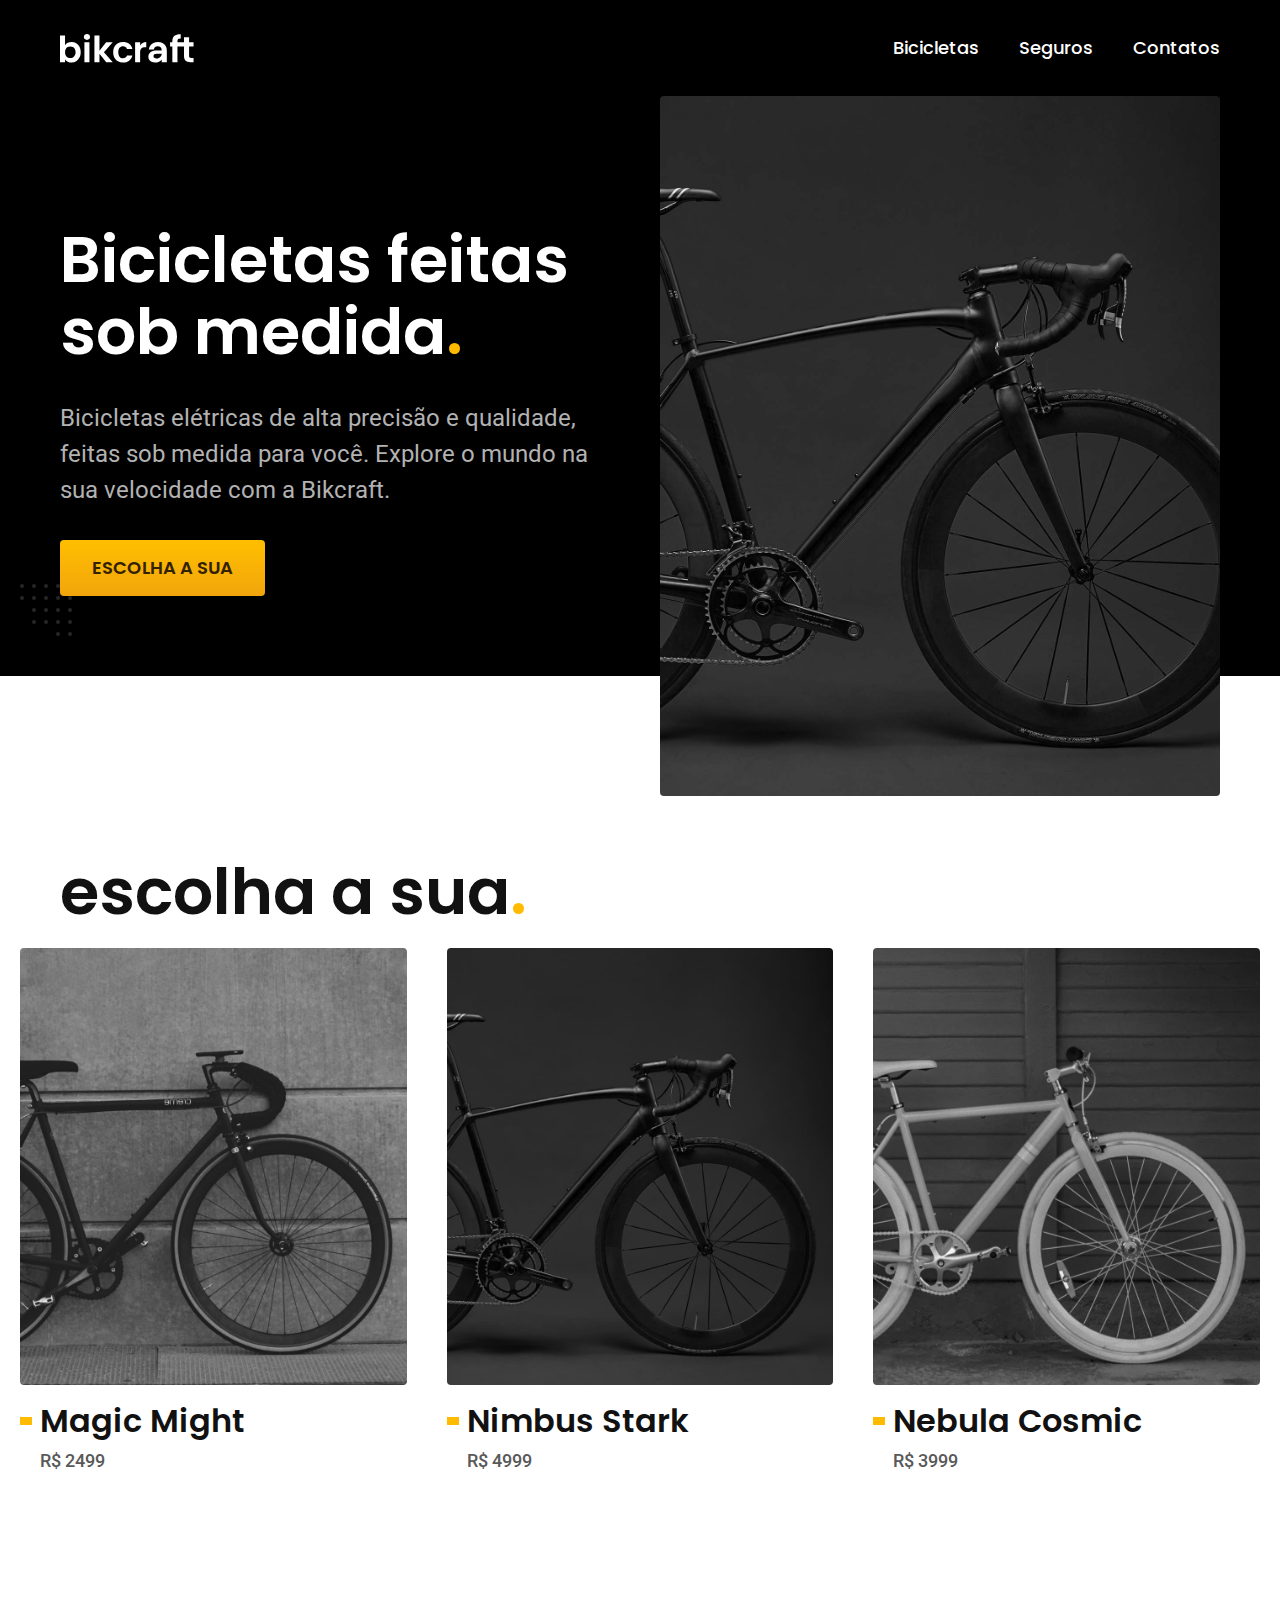
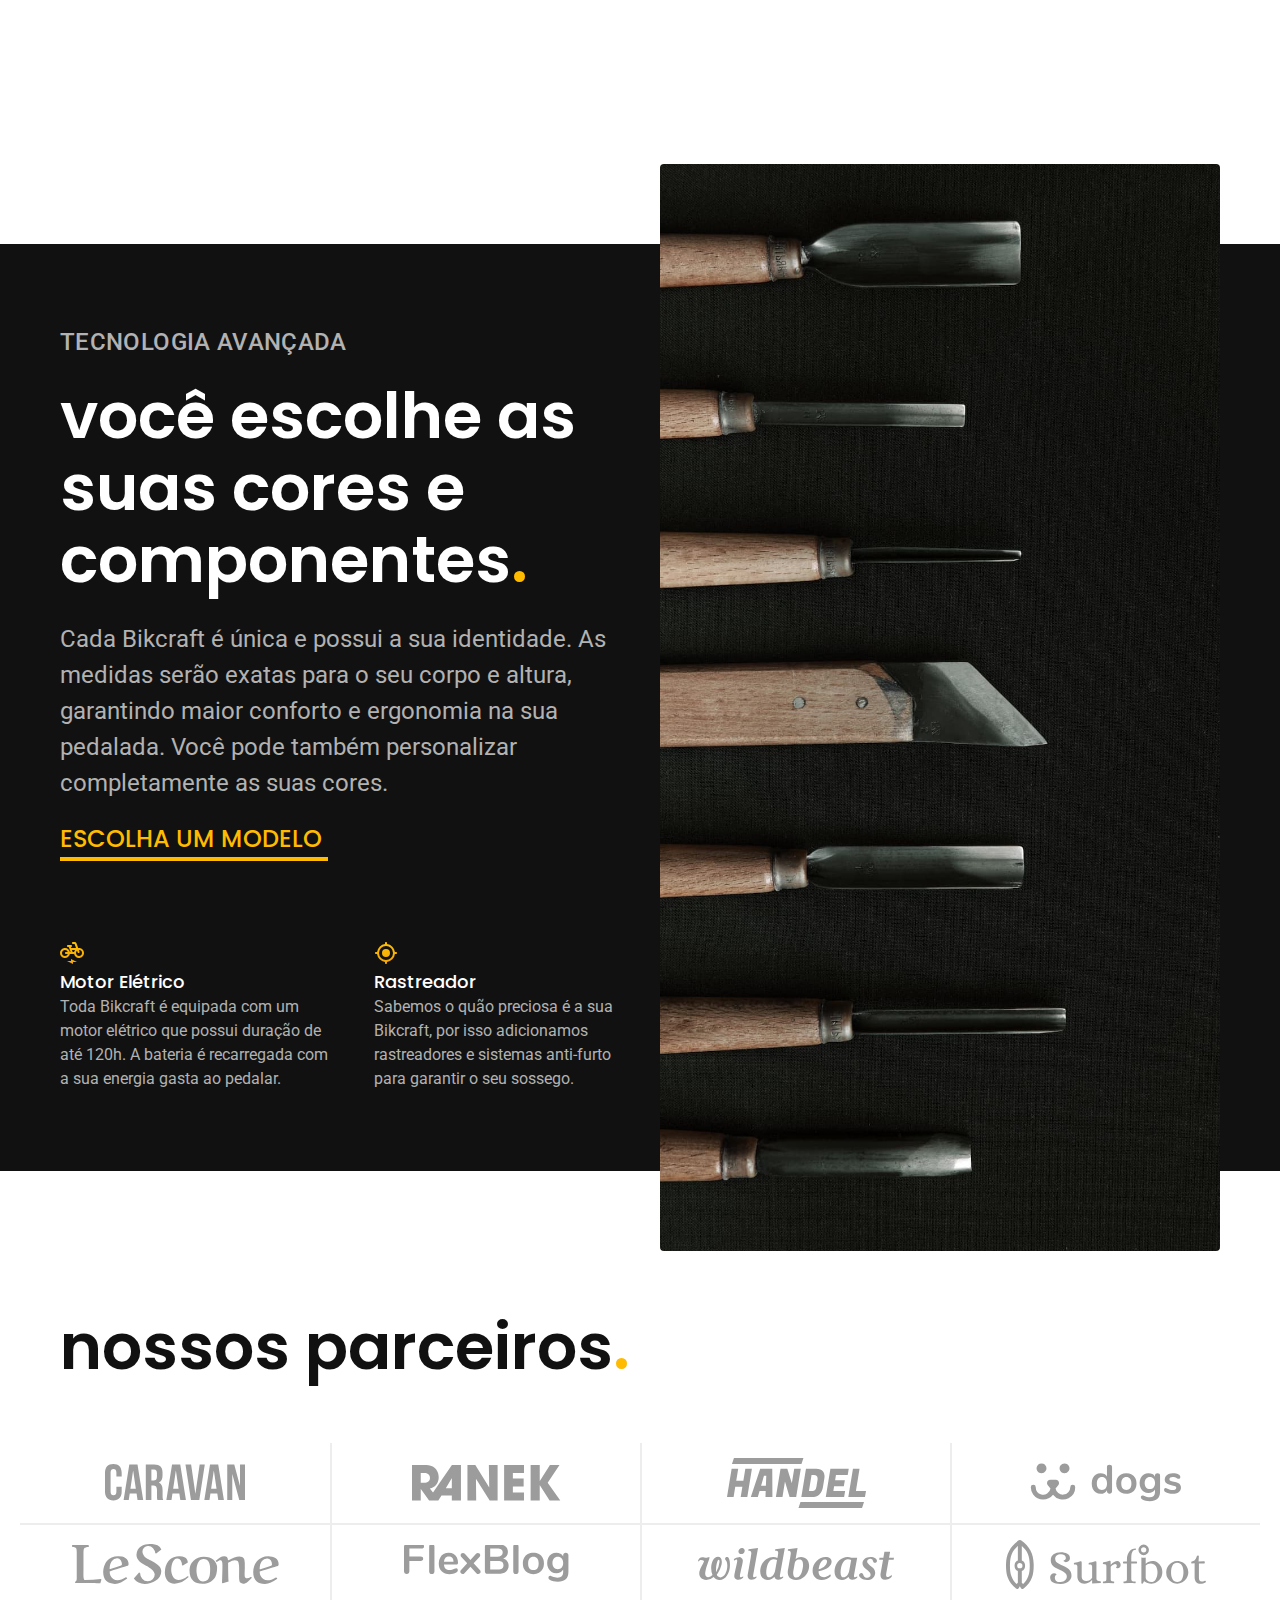
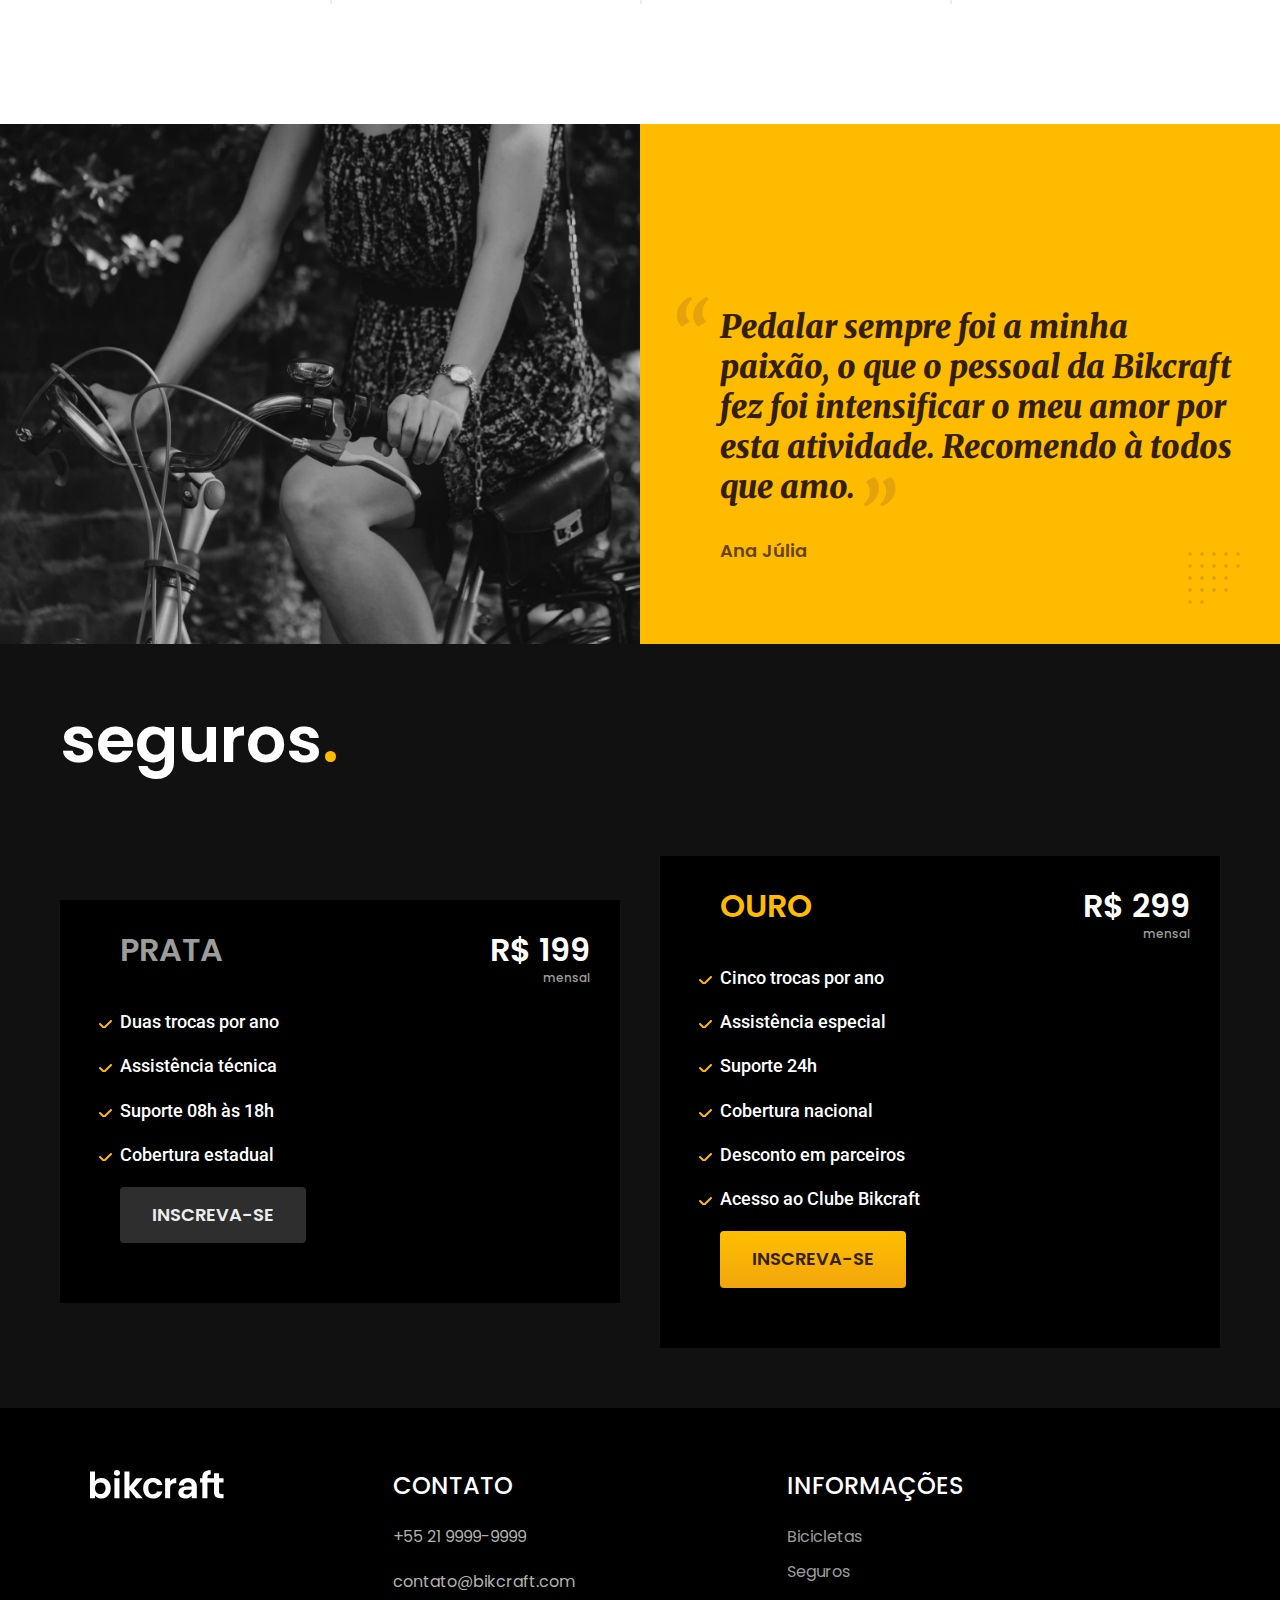
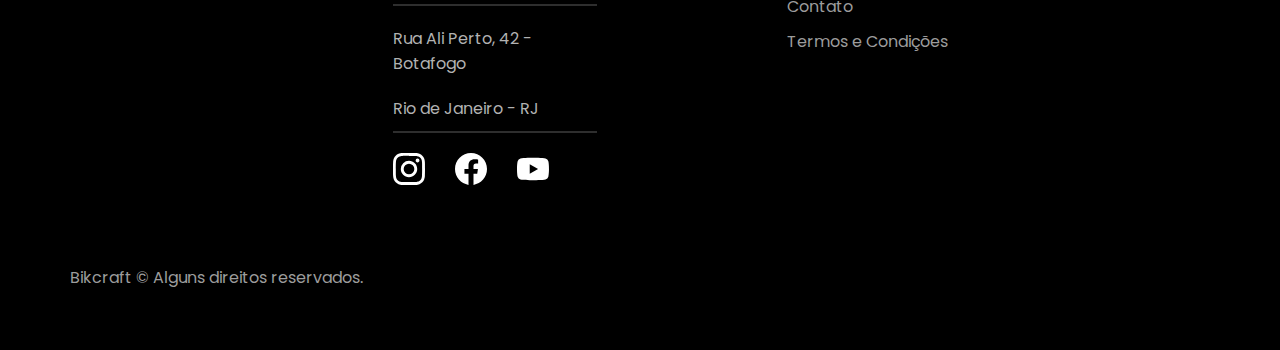
<file: index.html>
<!DOCTYPE html>
<html lang="pt-BR">

<head>
  <meta charset="UTF-8">
  <meta name="viewport" content="width=device-width, initial-scale=1.0">
  <meta name="description" content="Bicicletas elétricas de alta precisão e qualidade, feitas sob medida para você. Explore o mundo na sua velocidade com a Bikcraft.">
  <link rel="preload" href="/style.css" as="style">
  <link rel="stylesheet" href="/style.css">
  <link rel="preconnect" href="https://fonts.googleapis.com">
  <link rel="preconnect" href="https://fonts.gstatic.com" crossorigin>
  <link href="https://fonts.googleapis.com/css2?family=Merriweather:ital,wght@1,900&family=Poppins:wght@400;600&family=Roboto:wght@500&display=swap" rel="stylesheet">
  <title>Bikcraft - Bicicletas Elétricas</title>
</head>

<body>

  <header class="header-bg">
    <div class="header container">
      <a href="./"><img src="./img/bikcraft.svg" width="136" height="32" alt="Bikcraft"></a>
      <nav aria-label="primária">
        <ul class="header-menu font-1-m cor-0">
          <li><a href="./bicicletas.html">Bicicletas</a></li>
          <li><a href="./seguros.html">Seguros</a></li>
          <li><a href="./contato.html">Contatos</a></li>
        </ul>
      </nav>
    </div>
  </header>

  <main class="introducao-bg ">
    <div class="introducao container">
      <div class="introducao-conteudo">
        <h1 class="font-1-xxl cor-0">Bicicletas feitas sob medida<span class="p1">.</span></h1>
        <p class="font-2-l cor-5">Bicicletas elétricas de alta precisão e qualidade, feitas sob medida para você. Explore o mundo na sua velocidade com a Bikcraft.</p>
        <a class="botao" href="./bicicletas.html">ESCOLHA A SUA</a>
      </div>

      <picture>
        <source media="(max-width: 800px)" srcset="./img/bicicletas/nimbus.jpg">
        <img src="./img/fotos/introducao.jpg" width="1280" height="1600" alt="">
      </picture>

    </div>
  </main>

  <article class="bicicletas-lista">
    <h2 class="font-1-xxl container">escolha a sua<span class="p1">.</span></h2>

    <ul>
      <a href="./bicicletas/magic.html">
        <li>
          <img src="/img/bicicletas/magic-home.jpg" width="920" height="1040" alt="">
          <h3 class="font-1-xl">Magic Might</h3>
          <span class="font-2-m cor-8">R$ 2499</span>
        </li>
      </a>

      <a href="/nimbus.html">
        <li>
          <img src="/img/bicicletas/nimbus-home.jpg"  width="920" height="1040" alt="">
          <h3 class="font-1-xl">Nimbus Stark</h3>
          <span class="font-2-m cor-8">R$ 4999</span>
        </li>
      </a>

      <a href="./bicicletas/nebula.html">
        <li>
          <img src="/img/bicicletas/nebula-home.jpg"  width="920" height="1040" alt="">
          <h3 class="font-1-xl">Nebula Cosmic</h3>
          <span class="font-2-m cor-8">R$ 3999</span>
        </li>

      </a>
    </ul>
  </article>

  <article class="tecnologia-bg">
    <div class="tecnologia container">
      <div class="tecnologia-conteudo">
        <span class="span font-2-l-b cor-5">tecnologia avançada</span>
        <h2 class="font-1-xxl cor-0">você escolhe as<br> suas cores e<br> componentes<span class="p1">.</span></h1>

          <p class="font-2-l cor-5">Cada Bikcraft é única e possui a sua identidade. As<br>medidas serão exatas para o seu corpo e altura,<br> garantindo maior conforto e ergonomia na sua pedalada. Você pode também personalizar<br> completamente as suas cores.</p>

          <a class="link" href="./bicicletas.html">ESCOLHA UM MODELO</a>

          <div class="tecnologia-vantagens">
            <div class="tecnologia-vantagens-item">
              <img src="/img/icones/eletrica.svg" width="24" height="24" alt="">
              <h3 class="font-1-m cor-0">Motor Elétrico</h5>
                <p class="font-2-s cor-5">Toda Bikcraft é equipada com um motor elétrico que possui duração de até 120h. A bateria é recarregada com a sua energia gasta ao pedalar.</p>
            </div>
            <div class="tecnologia-vantagens-item">
              <img src="/img/icones/rastreador.svg" width="24" height="24" alt="">
              <h3 class="font-1-m cor-0">Rastreador</h5>
                <p class="font-2-s cor-5">Sabemos o quão preciosa é a sua Bikcraft, por isso adicionamos rastreadores e sistemas anti-furto para garantir o seu sossego. </p>
            </div>
          </div>
      </div>

      <div class="tecnologia-imagem">
        <img src="./img/fotos/tecnologia.jpg" width="1200" height="1920" alt="">
      </div>
    </div>
  </article>

  <section class="parceiros">
    <h2 class="font-1-xxl container">nossos parceiros<span class="p1">.</span></h2>
    <ul>
      <li><img src="/img/parceiros/caravan.svg" width="140" height="38" alt="caravan"></li>
      <li><img src="/img/parceiros/ranek.svg" width="149" height="36" alt="ranek"></li>
      <li><img src="/img/parceiros/handel.svg" width="139" height="50" alt="handel"></li>
      <li><img src="/img/parceiros/dogs.svg" width="152" height="39" alt="dogs"></li>
      <li><img src="/img/parceiros/lescone.svg" width="208" height="41" alt="lescone"></li>
      <li><img src="/img/parceiros/flexblog.svg" width="165" height="38" alt="flexblog"></li>
      <li><img src="/img/parceiros/wildbeast.svg" width="196" height="34" alt="wildbeast"></li>
      <li><img src="/img/parceiros/surfbot.svg" width="200" height="49" alt="surfbot"></li>

    </ul>
  </section>

  <section class="depoimento">
    <div>
      <img src="/img/fotos/depoimento.jpg" width="1560" height="1360" alt="">
    </div>
    <div class="depoimento-conteudo">
      <blockquote class="font-1-xl p5">
        <p>Pedalar sempre foi a minha paixão, o que o pessoal da Bikcraft fez foi intensificar o meu amor por esta atividade. Recomendo à todos que amo.</p>
      </blockquote>
      <span class="font-1-m-b p4">Ana Júlia</span>

    </div>

  </section>

  <article class="seguros-bg">
    <div class="seguros container">
      <h2 class="font-1-xxl cor-0">seguros<span class="p1">.</span></h2>


      <div class="seguros-item">
        <h3 class="font-1-xl cor-6">PRATA</h3>

        <span class="font-1-xl cor-0">R$ 199 <span class="font-1-xs cor-6">mensal</span></span>


        <ul class="font-2-m cor-0">
          <li>Duas trocas por ano</li>
          <li>Assistência técnica</li>
          <li>Suporte 08h às 18h</li>
          <li>Cobertura estadual</li>
        </ul>
        <a class="botao secundario" href="./orcamento.html">Inscreva-se</a>
      </div>

      <div class="seguros-item">
        <h3 class="font-1-xl p1">OURO</h3>
        <span class="font-1-xl cor-0">R$ 299<span class="font-1-xs cor-6">mensal</span></span>
        <ul class="font-2-m cor-0">
          <li>Cinco trocas por ano</li>
          <li>Assistência especial</li>
          <li>Suporte 24h</li>
          <li>Cobertura nacional</li>
          <li>Desconto em parceiros</li>
          <li>Acesso ao Clube Bikcraft</li>
        </ul>
        <a class="botao" href="./orcamento.html">Inscreva-se</a>
      </div>
    </div>
  </article>

  <footer class="footer-bg">

    <div class="footer">
      <img class="footer-imagem" src="/img/bikcraft.svg" width="136" height="32" alt="">

      <div class="footer-contato">
        <h3 class="font-1-l">CONTATO</h3>
        <p><a href="tel:+552199999999">+55 21 9999-9999</p></a>
        <p><a href="mailto:contato@gbikcraft.com">contato@bikcraft.com</a></p>
        <p>Rua Ali Perto, 42 - Botafogo</p>
        <p>Rio de Janeiro - RJ</p>
        <div class="footer-redes">
          <a href="https://www.instagram.com">
            <img src="/img/redes/instagram-p-branco.svg" width="32" height="32" alt="Logo instagram clicável redirecionador">
          </a>
          <a href="https://www.facebook.com">
            <img src="/img/redes/facebook-p-branco.svg" width="32" height="32" alt="Logo facebook clicável redirecionador ">
          </a>
          <a href="https://www.youtube.com">
            <img src="/img/redes/youtube-p-branco.svg" width="32" height="32" alt="Logo youtube clicável redirecionador">
          </a>
        </div>
      </div>

      <ul class="footer-informacoes">
        <h3 class="font-1-l">INFORMAÇÕES</h3>
        <a href="./bicicletas.html">
          <li>Bicicletas</li>
        </a>
        <a href="./seguros.html">
          <li>Seguros</li>
        </a>
        <a href="./contato.html">
          <li>Contato</li>
        </a>
        <a href="./termos.html">
          <li>Termos e Condições</li>
        </a>
      </ul>

      <footer class="container cor-6" id="footer">Bikcraft © Alguns direitos reservados.
    </div>
    </div>


  </footer>



























































</body>

</html>
</file>
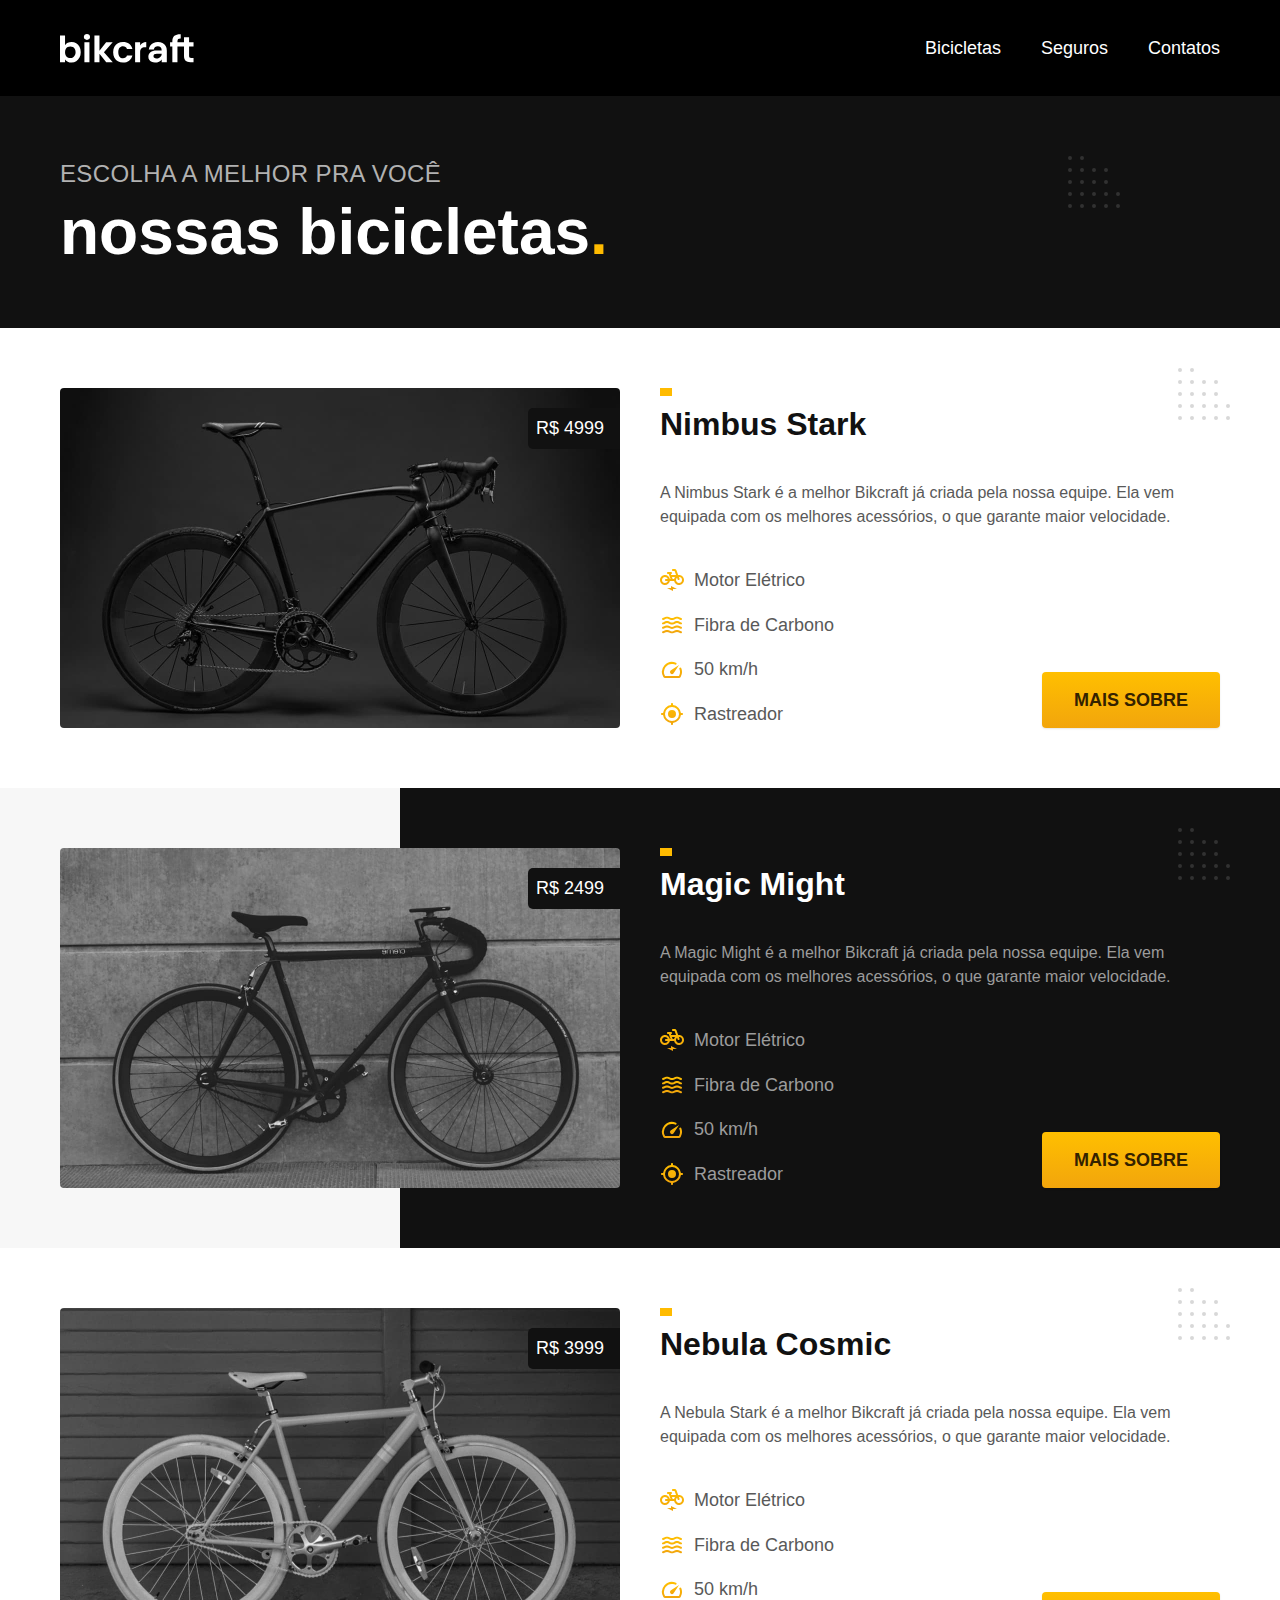
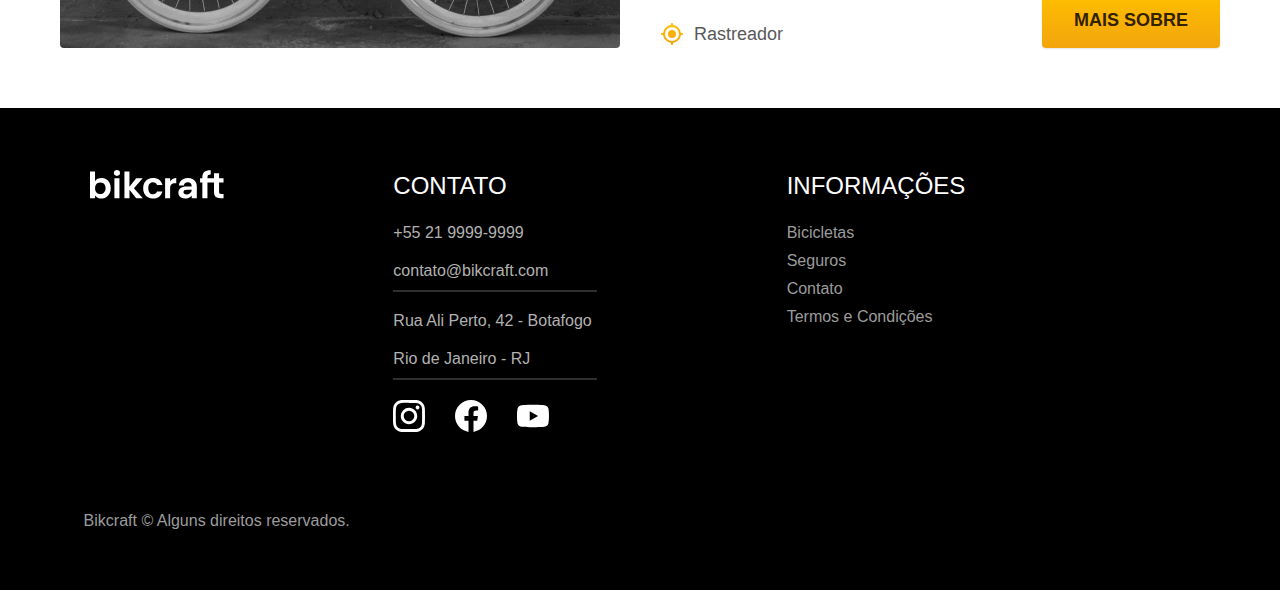
<file: bicicletas.html>
<!DOCTYPE html>
<html lang="pt-BR">

<head>

  <meta charset="UTF-8">
  <meta name="viewport" content="width=device-width, initial-scale=1.0">

  <meta name="description" content="Bicicletas elétricas de alta precisão e qualidade, feitas sob medida para você. Explore o mundo na sua velocidade com a Bikcraft.">

  <link rel="preload" href="/style.css" as="style">
  <link rel="stylesheet" href="/style.css">
  <title>Termos e Condições | Bicicletas Elétricas</title>

</head>

<body>

  <header class="header-bg">
    <div class="header container">

      <a href="./"><img src="./img/bikcraft.svg" width="136" height="32" alt="Bikcraft"></a>

      <nav aria-label="primária">

        <ul class="header-menu font-1-m cor-0">

          <li><a href="./bicicletas.html">Bicicletas</a></li>

          <li><a href="./seguros.html">Seguros</a></li>

          <li><a href="./contato.html">Contatos</a></li>
        </ul>

      </nav>
    </div>
  </header>

  <div class="titulo-bg">
    <div class="titulo container">
      <p class="font-2-l-b cor-5">ESCOLHA A MELHOR PRA VOCÊ</p>
      <h1 class="font-1-xxl">nossas bicicletas<span class="p1">.</span></h1>
    </div>
  </div>

  <main>
    <div class="bicicletas container">

      <div class="bicicletas-imagem">
        <img src="/img/bicicletas/nimbus.jpg" width="1120" height="680" alt="">
        <span class="font-2-m cor-0">R$ 4999</span>
      </div>

      <div class="bicicletas-conteudo">
        <h2 class="font-1-xl">Nimbus Stark</h2>
        <p class="font-2-s cor-8">A Nimbus Stark é a melhor Bikcraft já criada pela nossa equipe. Ela vem equipada com os melhores acessórios, o que garante maior velocidade.</p>

        <ul class="font-1-m cor-8">
          <li><img src="/img/icones/eletrica.svg" width="32" height="32" alt="">Motor Elétrico</li>
          <li><img src="/img/icones/carbono.svg"  width="32" height="32" alt="">Fibra de Carbono</li>
          <li><img src="/img/icones/velocidade.svg"  width="32" height="32" alt="">50 km/h</li>
          <li><img src="/img/icones/rastreador.svg"  width="32" height="32" alt="">Rastreador</li>
        </ul>
        <a class="botao seta" href="/nimbus.html">MAIS SOBRE</a>
      </div>
    </div>


    <div class="bicicletas-bg">
      <div class="bicicletas container">

        <div class="bicicletas-imagem">
          <img src="/img/bicicletas/magic.jpg" width="1120" height="680" alt="">
          <span class="font-2-m cor-0">R$ 2499</span>
        </div>

        <div class="bicicletas-conteudo">
          <h2 class="font-1-xl cor-0">Magic Might</h2>
          <p class="font-2-s cor-6">A Magic Might é a melhor Bikcraft já criada pela nossa equipe. Ela vem equipada com os melhores acessórios, o que garante maior velocidade.</p>

          <ul class="font-1-m cor-6">
            <li><img src="/img/icones/eletrica.svg"  width="32" height="32" alt="">Motor Elétrico</li>
            <li><img src="/img/icones/carbono.svg"  width="32" height="32" alt="">Fibra de Carbono</li>
            <li><img src="/img/icones/velocidade.svg"  width="32" height="32" alt="">50 km/h</li>
            <li><img src="/img/icones/rastreador.svg"  width="32" height="32" alt="">Rastreador</li>
          </ul>
          <a class="botao seta" href="/magic.html">MAIS SOBRE</a>
        </div>


      </div>
    </div>

    <div class="bicicletas container">

      <div class="bicicletas-imagem">
        <img src="/img/bicicletas/nebula.jpg" width="1120" height="680" alt="">
        <span class="font-2-m cor-0">R$ 3999</span>
      </div>

      <div class="bicicletas-conteudo">
        <h2 class="font-1-xl">Nebula Cosmic</h2>
        <p class="font-2-s cor-8">A Nebula Stark é a melhor Bikcraft já criada pela nossa equipe. Ela vem equipada com os melhores acessórios, o que garante maior velocidade.</p>

        <ul class="font-1-m cor-8">
          <li><img src="/img/icones/eletrica.svg" width="32" height="32" alt="">Motor Elétrico</li>
          <li><img src="/img/icones/carbono.svg" width="32" height="32" alt="">Fibra de Carbono</li>
          <li><img src="/img/icones/velocidade.svg" width="32" height="32" alt="">50 km/h</li>
          <li><img src="/img/icones/rastreador.svg" width="32" height="32" alt="">Rastreador</li>
        </ul>
        <a class="botao seta" href="/nebula.html">MAIS SOBRE</a>
      </div>



    </div>




  </main>









  <footer class="footer-bg">

    <div class="footer">
      <img class="footer-imagem" src="/img/bikcraft.svg" width="136" height="32" alt="">

      <div class="footer-contato">
        <h3 class="font-1-l">CONTATO</h3>
        <p><a href="tel:+552199999999">+55 21 9999-9999</p></a>
        <p><a href="mailto:contato@gbikcraft.com">contato@bikcraft.com</a></p>
        <p>Rua Ali Perto, 42 - Botafogo</p>
        <p>Rio de Janeiro - RJ</p>
        <div class="footer-redes">
          <a href="https://www.instagram.com">
            <img src="/img/redes/instagram-p-branco.svg" width="32" height="32" alt="Logo instagram clicável redirecionador">
          </a>
          <a href="https://www.facebook.com">
            <img src="/img/redes/facebook-p-branco.svg" width="32" height="32" alt="Logo facebook clicável redirecionador ">
          </a>
          <a href="https://www.youtube.com">
            <img src="/img/redes/youtube-p-branco.svg" width="32" height="32" alt="Logo youtube clicável redirecionador">
          </a>
        </div>
      </div>

      <ul class="footer-informacoes">
        <h3 class="font-1-l">INFORMAÇÕES</h3>
        <a href="./bicicletas.html">
          <li>Bicicletas</li>
        </a>
        <a href="./seguros.html">
          <li>Seguros</li>
        </a>
        <a href="./contato.html">
          <li>Contato</li>
        </a>
        <a href="./termos.html">
          <li>Termos e Condições</li>
        </a>
      </ul>

      <footer class="container cor-6" id="footer">Bikcraft © Alguns direitos reservados.
    </div>
    </div>


  </footer>
</file>
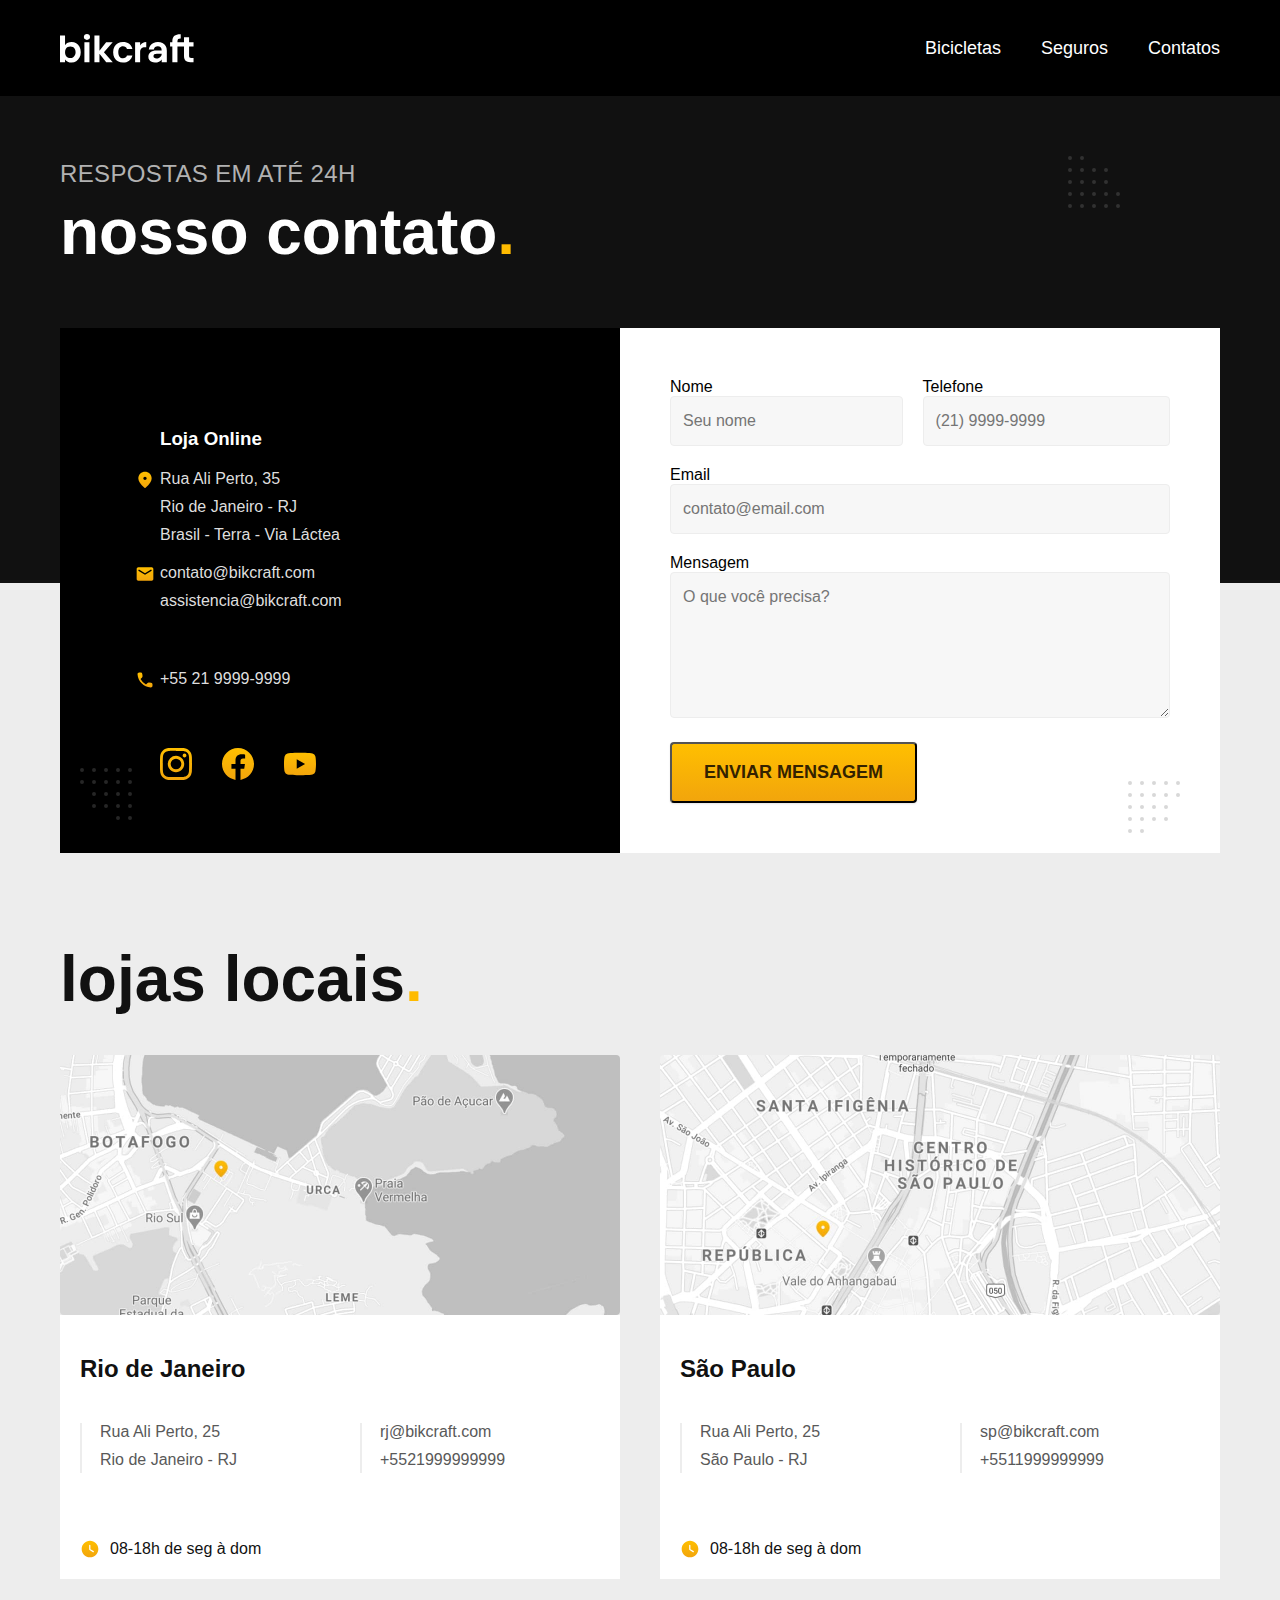
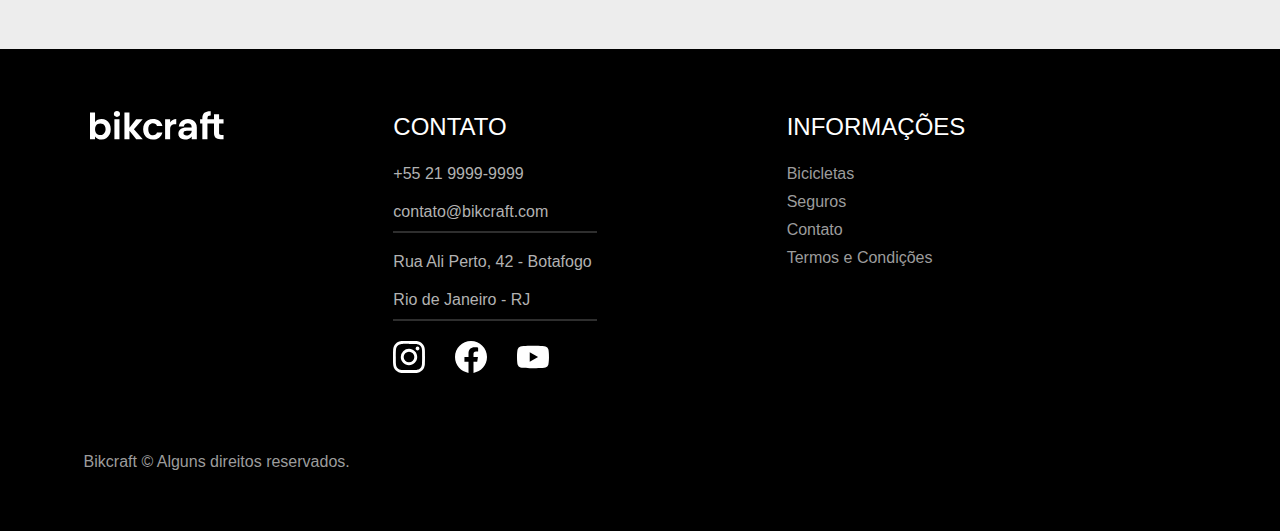
<file: contato.html>
<!DOCTYPE html>
<html lang="pt-BR">

<head>
  <meta charset="UTF-8">
  <meta name="viewport" content="width=device-width, initial-scale=1.0">
  <meta name="description" content="Contato | Bikcraft">
  <link rel="preload" href="/style.css" as="style">
  <link rel="stylesheet" href="/style.css">
  <title>Contato | Bikcraft</title>
</head>

<body>


  <header class="header-bg">
    <div class="header container">

      <a href="./"><img src="./img/bikcraft.svg" width="136" height="32" alt="Bikcraft"></a>

      <nav aria-label="primária">

        <ul class="header-menu font-1-m cor-0">

          <li><a href="./bicicletas.html">Bicicletas</a></li>

          <li><a href="./seguros.html">Seguros</a></li>

          <li><a href="./contato.html">Contatos</a></li>
        </ul>

      </nav>
    </div>
  </header>

  <div class="titulo-bg">
    <div class="titulo container">
      <p class="font-2-l-b cor-5">RESPOSTAS EM ATÉ 24H </p>
      <h1 class="font-1-xxl">nosso contato<span class="p1">.</span></h1>
    </div>
  </div>

  <section class="contato-bg">
    <div class="contato container">

      <div class="contato-coluna-um">
        <h3>Loja Online</h3>
        <div class="contato-endereco">
          <p>Rua Ali Perto, 35</p>
          <p>Rio de Janeiro - RJ</p>
          <p>Brasil - Terra - Via Láctea</p>
        </div>

        <div class="contato-email">
          <p>
            <a href="mailto:contato@bikcraft.com">contato@bikcraft.com</a>
          </p>
          <p> <a href="mailto:assistencia@bikcraft.com">assistencia@bikcraft.com</a></p>
          <p> <a href="tel:+55219999-9999">+55 21 9999-9999</a></p>

        </div>


        <div id="footer-redes" class="footer-redes">
          <a href="https://www.instagram.com">
            <img src="/img/redes/instagram-p.svg" width="32" height="32" alt="Logo instagram clicável redirecionador">
          </a>
          <a href="https://www.facebook.com">
            <img src="/img/redes/facebook-p.svg" width="32" height="32" alt="Logo facebook clicável redirecionador ">
          </a>
          <a href="https://www.youtube.com">
            <img src="/img/redes/youtube-p.svg" width="32" height="32" alt="Logo youtube clicável redirecionador">
          </a>
        </div>

      </div>

      <div class="formulario">
        <form action="./">

          <div class="nometelefone">
            <div>
              <label for="nome">Nome</label>
              <input name="nome" type="text" id="nome" placeholder="Seu nome">
            </div>
            <div>
              <label for="telefone">Telefone</label>
              <input type="tel" id="telefone" placeholder="(21) 9999-9999">
            </div>
          </div>
          <div class="formulario-item col-2">
            <label for="email">Email</label>
            <input name="emailsent" type="email" id="email" placeholder="contato@email.com">
          </div>
          <div class="formulario-item">
            <label for="mensagem">Mensagem</label>
            <textarea name="mensagem" id="mensagem" placeholder="O que você precisa?" cols="70" rows="5"></textarea>
          </div>

          <button class="botao" href="">ENVIAR MENSAGEM</button>
        </form>
      </div>
    </div>

  </section>
  <div class="lojas-bg">
    <h1 class="font-1-xxl cor-11 container">lojas locais<span class="p1">.</span></h1>
    <div class="lojas container">


      <div class="lojas-item">
        <img src="/img/lojas/rj.jpg" width="1120" height="520" alt="">
        <div class="lojas-cont">
          <h2>Rio de Janeiro</h2>
          <div class="lojas-a">
            <div class="lojas-local">
              <p>Rua Ali Perto, 25</p>
              <p>Rio de Janeiro - RJ</p>
            </div>

            <div class="lojas-contato">
              <a href="mailto:rj@bikcraft.com">rj@bikcraft.com</a>
              <a href="tel:+5521999999999">+5521999999999</a>
            </div>


            <p class="horario">08-18h de seg à dom </p>
          </div>
        </div>
      </div>

      <div class="lojas-item">

        <img src="/img/lojas/sp.jpg" width="1120" height="520" alt="">
        <div class="lojas-cont">
          <h2 class=>São Paulo</h2>
          <div class="lojas-a">

            <div class="lojas-local">
              <p>Rua Ali Perto, 25</p>
              <p>São Paulo - RJ</p>
            </div>

            <div class="lojas-contato">
              <a href="mailto:sp@bikcraft.com">sp@bikcraft.com</a>
              <a href="tel:+5511999999999">+5511999999999</a>
            </div>

            <p class="horario">08-18h de seg à dom</p>
          </div>
        </div>
      </div>

    </div>
  </div>













  <footer class="footer-bg">

    <div class="footer">
      <img class="footer-imagem" src="/img/bikcraft.svg" alt="">

      <div class="footer-contato">
        <h3 class="font-1-l">CONTATO</h3>
        <p><a href="tel:+552199999999">+55 21 9999-9999</p></a>
        <p><a href="mailto:contato@gbikcraft.com">contato@bikcraft.com</a></p>
        <p>Rua Ali Perto, 42 - Botafogo</p>
        <p>Rio de Janeiro - RJ</p>
        <div class="footer-redes">
          <a href="https://www.instagram.com">
            <img src="/img/redes/instagram-p-branco.svg" width="32" height="32" alt="Logo instagram clicável redirecionador">
          </a>
          <a href="https://www.facebook.com">
            <img src="/img/redes/facebook-p-branco.svg" width="32" height="32" alt="Logo facebook clicável redirecionador ">
          </a>
          <a href="https://www.youtube.com">
            <img src="/img/redes/youtube-p-branco.svg" width="32" height="32" alt="Logo youtube clicável redirecionador">
          </a>
        </div>
      </div>

      <ul class="footer-informacoes">
        <h3 class="font-1-l">INFORMAÇÕES</h3>
        <a href="./bicicletas.html">
          <li>Bicicletas</li>
        </a>
        <a href="./seguros.html">
          <li>Seguros</li>
        </a>
        <a href="./contato.html">
          <li>Contato</li>
        </a>
        <a href="./termos.html">
          <li>Termos e Condições</li>
        </a>
      </ul>

      <footer class="container cor-6" id="footer">Bikcraft © Alguns direitos reservados.
    </div>
    </div>


  </footer>






</body>

</html>
</file>
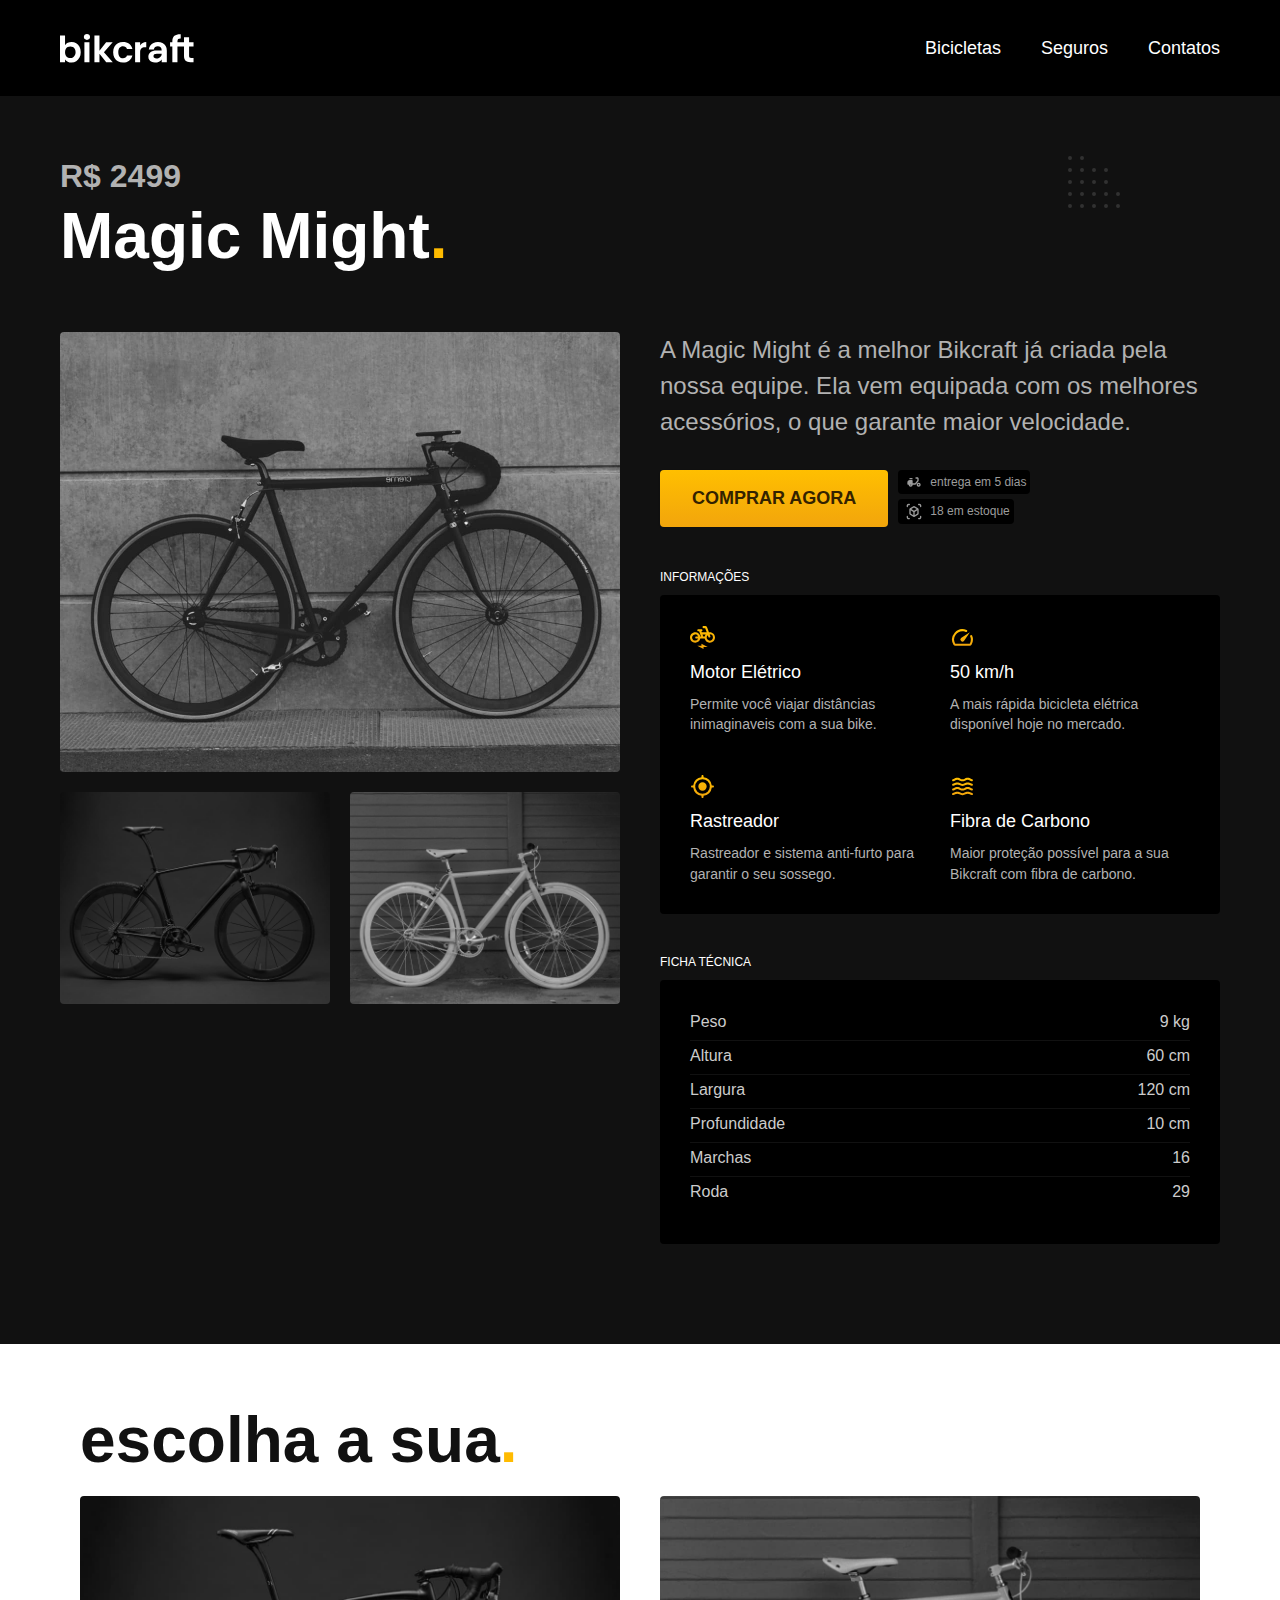
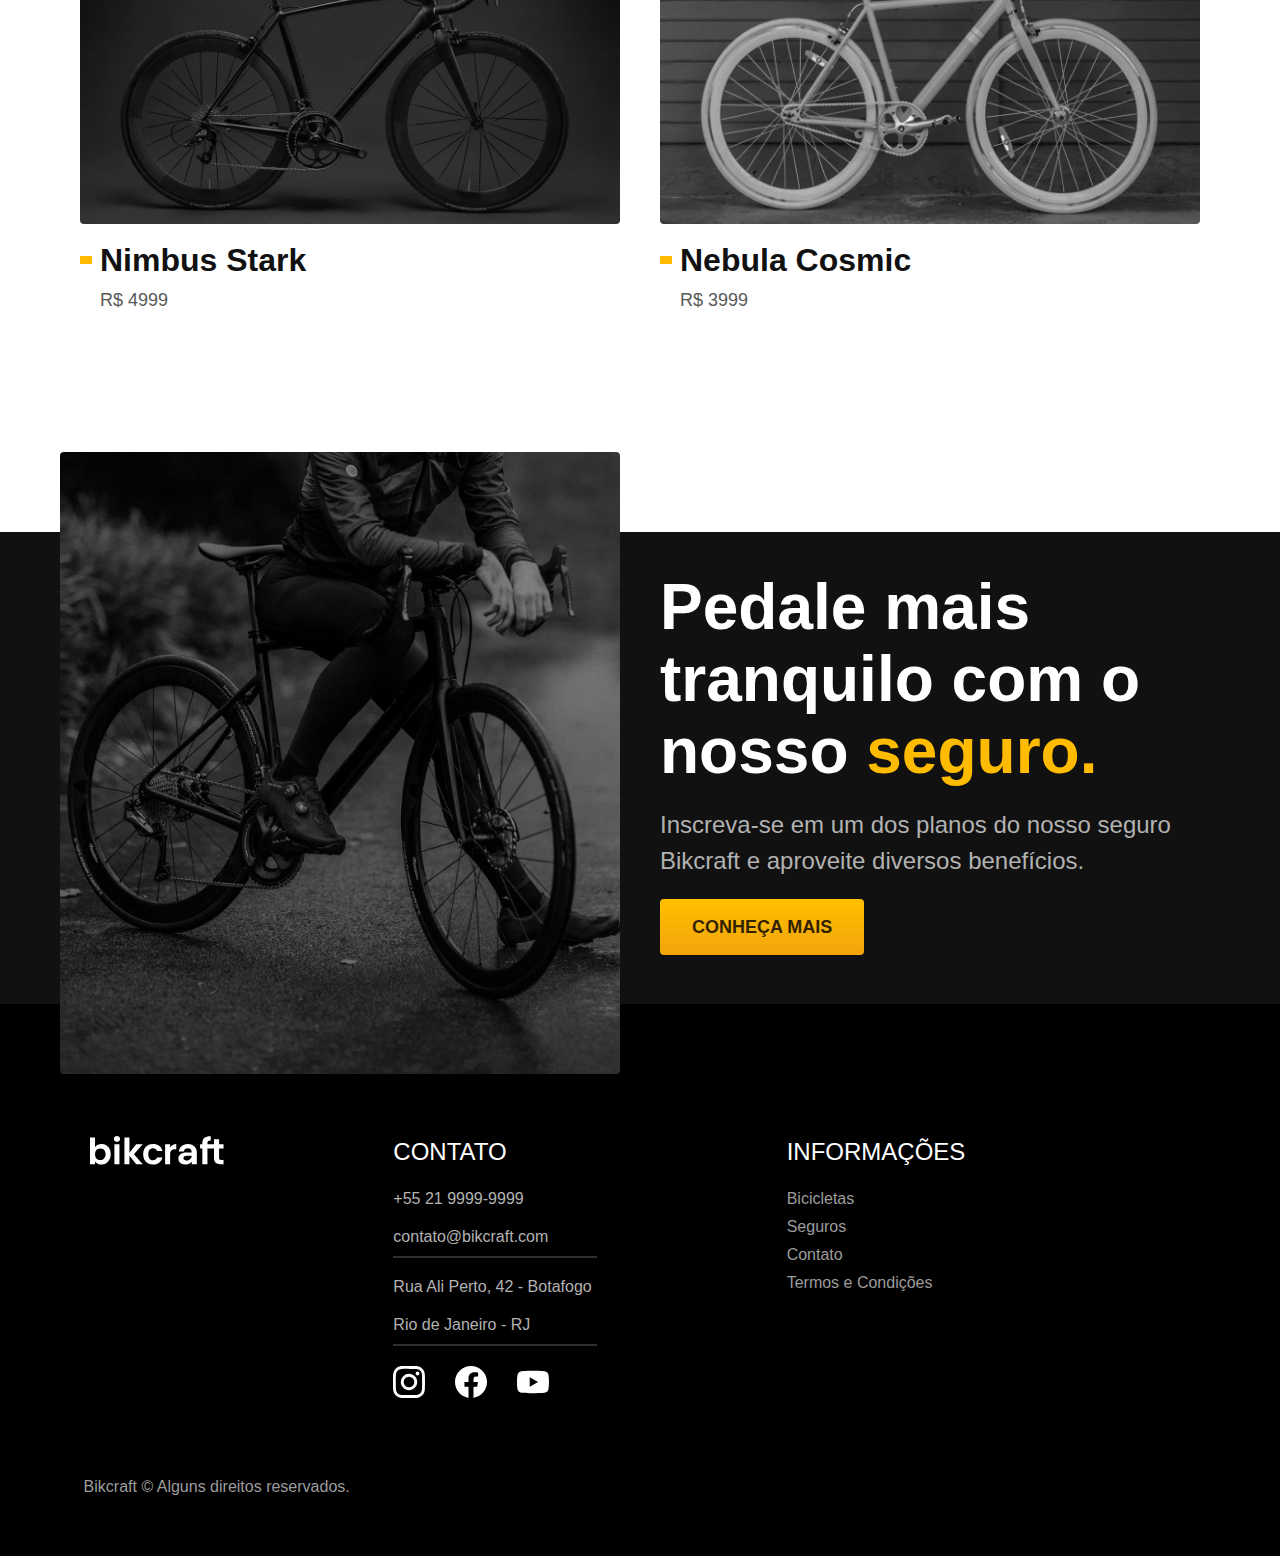
<file: magic.html>
<!DOCTYPE html>
<html lang="pt-BR">

<head>

  <meta charset="UTF-8">
  <meta name="viewport" content="width=device-width, initial-scale=1.0">

  <meta name="description" content="Bicicletas elétricas de alta precisão e qualidade, feitas sob medida para você. Explore o mundo na sua velocidade com a Bikcraft.">

  <link rel="preload" href="/style.css" as="style">
  <link rel="stylesheet" href="/style.css">
  <title>Magic Might | Bikcraft</title>

</head>

<body>

  <header class="header-bg">
    <div class="header container">

      <a href="./"><img src="./img/bikcraft.svg" width="136" height="32" alt="Bikcraft"></a>

      <nav aria-label="primária">

        <ul class="header-menu font-1-m cor-0">

          <li><a href="./bicicletas.html">Bicicletas</a></li>

          <li><a href="./seguros.html">Seguros</a></li>

          <li><a href="./contato.html">Contatos</a></li>
        </ul>

      </nav>
    </div>
  </header>

  <div class="titulo-bg">
    <div class="titulo container">
      <p class="font-1-xl cor-5">R$ 2499</p>
      <h1 class="font-1-xxl">Magic Might<span class="p1">.</span></h1>
    </div>
  </div>

  <article class="nimbus-bg">
    <div class="nimbus container grid gap40">

      <div class="nimbus-bicicletas-fotos">
        <div>
          <img src="/img/bicicleta/nimbus2.jpg" width="1120" height="880" alt="">
        </div>
        <div id="bikes" class="grid1fr">
          <img src="/img/bicicleta/nimbus1.jpg" width="1120" height="880" alt="">
          <img src="/img/bicicleta/nimbus3.jpg" width="1120" height="880" alt="">
        </div>
      </div>

      <div class="nimbus-introducao">
        <p class="font-2-l cor-5">A Magic Might é a melhor Bikcraft já criada pela nossa equipe. Ela vem equipada com os melhores acessórios, o que garante maior velocidade.</p>
        <div class="nimbus-introducao-texto flex">

          <div>
            <a class="botao" href="./orcamento.html">COMPRAR AGORA</a>
          </div>

          <div>
            <span id="spannimbus" class="font-1-xs cor-6">
              <img src="/img/icones/entrega.svg" width="16" height="16" alt="">
              entrega em 5 dias
            </span>
            <span id="spannimbus" class="font-1-xs cor-6">
              <img src="/img/icones/estoque.svg" width="16" height="16" alt="">
              18 em estoque
            </span>
          </div>

        </div>

        <div class="nimbus-informacoes">
          <h2 id="h1" class="font-1-xs cor-0">INFORMAÇÕES</h2>
          <div class="nimbus-atributos grid">
            <div class="nimbus-atributos-item">
              <img src="/img/icones/eletrica.svg" width="32" height="32" alt="">
              <h2 class="font-1-m cor-0">Motor Elétrico</h2>
              <p class="font-2-xs cor-5">Permite você viajar distâncias inimaginaveis com a sua bike.</p>
            </div>
            <div class="nimbus-atributos-item">
              <img src="/img/icones/velocidade.svg" width="32" height="32" alt="">
              <h2 class="font-1-m cor-0">50 km/h</h2>
              <p class="font-2-xs cor-5">A mais rápida bicicleta elétrica disponível hoje no mercado.</p>
            </div>
            <div class="nimbus-atributos-item">
              <img src="/img/icones/rastreador.svg" width="32" height="32" alt="">
              <h2 class="font-1-m cor-0">Rastreador </h2>
              <p class="font-2-xs cor-5">Rastreador e sistema anti-furto para garantir o seu sossego.</p>
            </div>
            <div class="nimbus-atributos-item">
              <img src="/img/icones/carbono.svg" width="32" height="32" alt="">
              <h2 class="font-1-m cor-0">Fibra de Carbono </h2>
              <p class="font-2-xs cor-5">Maior proteção possível para a sua Bikcraft com fibra de carbono.</p>
            </div>
          </div>

        </div>
        <div class="ficha-bg">
          <h2 id="h1" class="font-1-xs cor-0">FICHA TÉCNICA</h2>
          <div class="ficha font-2-s cor-4">
            <div class="ficha-item">
              <p>Peso</p>
              <span>9 kg</span>
            </div>
            <div class="ficha-item">
              <p>Altura</p>
              <span>60 cm</span>
            </div>
            <div class="ficha-item">
              <p>Largura</p>
              <span>120 cm</span>
            </div>
            <div class="ficha-item">
              <p>Profundidade</p>
              <span>10 cm</span>
            </div>
            <div class="ficha-item">
              <p>Marchas</p>
              <span>16</span>
            </div>
            <div class="ficha-item">
              <p>Roda</p>
              <span>29</span>
            </div>
          </div>
        </div>

      </div>


    </div>

  </article>


  <article class="bicicletas-lista container">
    <h2 class="font-1-xxl container">escolha a sua<span class="p1">.</span></h2>

    <ul class="">


      <a href="/nimbus.html">
        <li>
          <img id="nebula" src="/img/bicicletas/nimbus.jpg" width="1120" height="680" alt="">
          <h3 class="font-1-xl">Nimbus Stark</h3>
          <span class="font-2-m cor-8">R$ 4999</span>
        </li>
      </a>
      <a href="/nebula.html">
        <li>
          <img id="magic" src="/img/bicicletas/nebula.jpg" width="1120" height="680" alt="">
          <h3 class="font-1-xl">Nebula Cosmic</h3>
          <span class="font-2-m cor-8">R$ 3999</span>
        </li>
      </a>

    </ul>
  </article>

  <article class="tranquilo-bg">
    <div class="tranquilo container">
      <div class="tranquilo-imagem">
        <img src="/img/fotos/seguros.jpg" width="1360" height="1512" alt="">
      </div>
      <div class="tranquilo-texto">
        <h1 class="font-1-xxl">Pedale mais tranquilo com o nosso <span class="p1">seguro.</span>
        </h1>
        <p class="font-2-l cor-5">Inscreva-se em um dos planos do nosso seguro Bikcraft e aproveite diversos benefícios.</p>
        <a class="botao" href="/seguros.html">CONHEÇA MAIS</a>
      </div>
    </div>
  </article>


  <footer class="footer-bg">


    <footer class="footer-bg">

      <div class="footer">
        <img class="footer-imagem" src="/img/bikcraft.svg" width="136" height="32" alt="">
  
        <div class="footer-contato">
          <h3 class="font-1-l">CONTATO</h3>
          <p><a href="tel:+552199999999">+55 21 9999-9999</p></a>
          <p><a href="mailto:contato@gbikcraft.com">contato@bikcraft.com</a></p>
          <p>Rua Ali Perto, 42 - Botafogo</p>
          <p>Rio de Janeiro - RJ</p>
          <div class="footer-redes">
            <a href="https://www.instagram.com">
              <img src="/img/redes/instagram-p-branco.svg" width="32" height="32" alt="Logo instagram clicável redirecionador">
            </a>
            <a href="https://www.facebook.com">
              <img src="/img/redes/facebook-p-branco.svg" width="32" height="32" alt="Logo facebook clicável redirecionador ">
            </a>
            <a href="https://www.youtube.com">
              <img src="/img/redes/youtube-p-branco.svg" width="32" height="32" alt="Logo youtube clicável redirecionador">
            </a>
          </div>
        </div>
  
        <ul class="footer-informacoes">
          <h3 class="font-1-l">INFORMAÇÕES</h3>
          <a href="./bicicletas.html">
            <li>Bicicletas</li>
          </a>
          <a href="./seguros.html">
            <li>Seguros</li>
          </a>
          <a href="./contato.html">
            <li>Contato</li>
          </a>
          <a href="./termos.html">
            <li>Termos e Condições</li>
          </a>
        </ul>

      <footer class="container cor-6" id="footer">Bikcraft © Alguns direitos reservados.
    </div>
    </div>


  </footer>
</file>
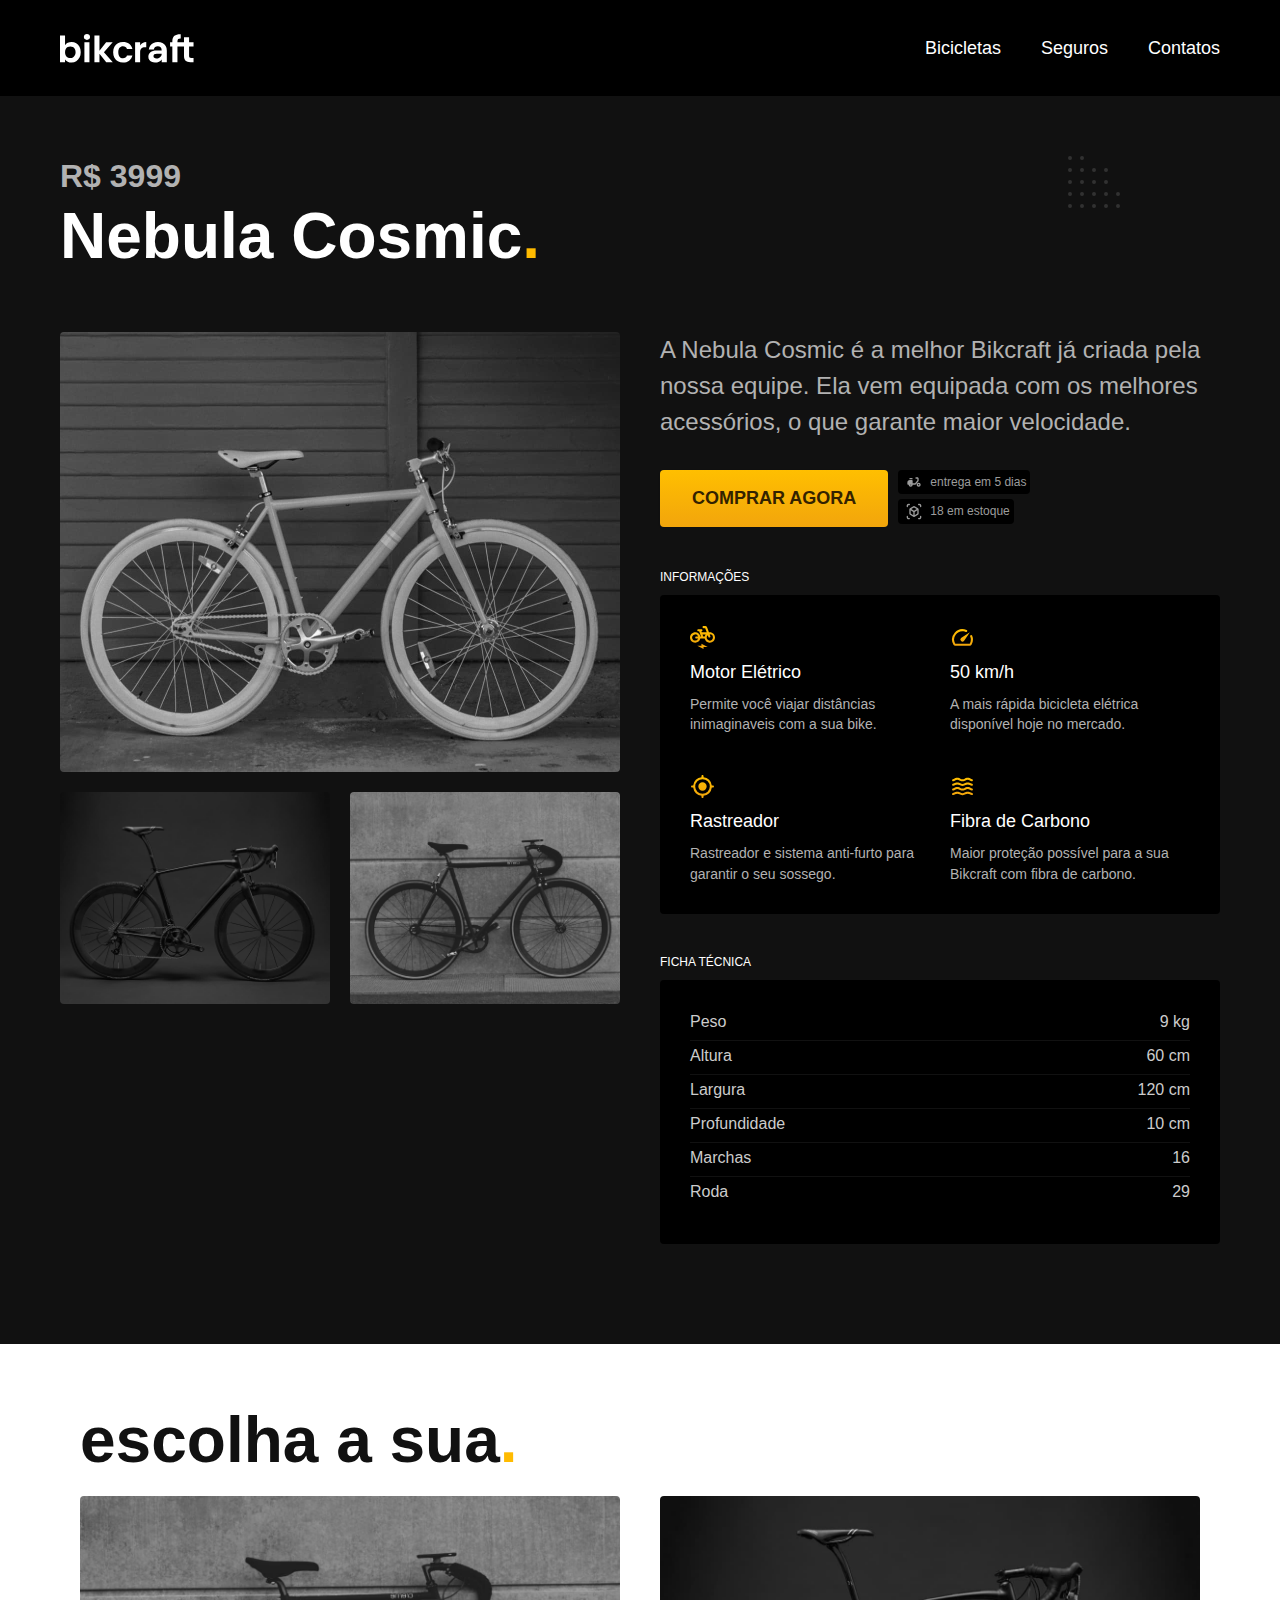
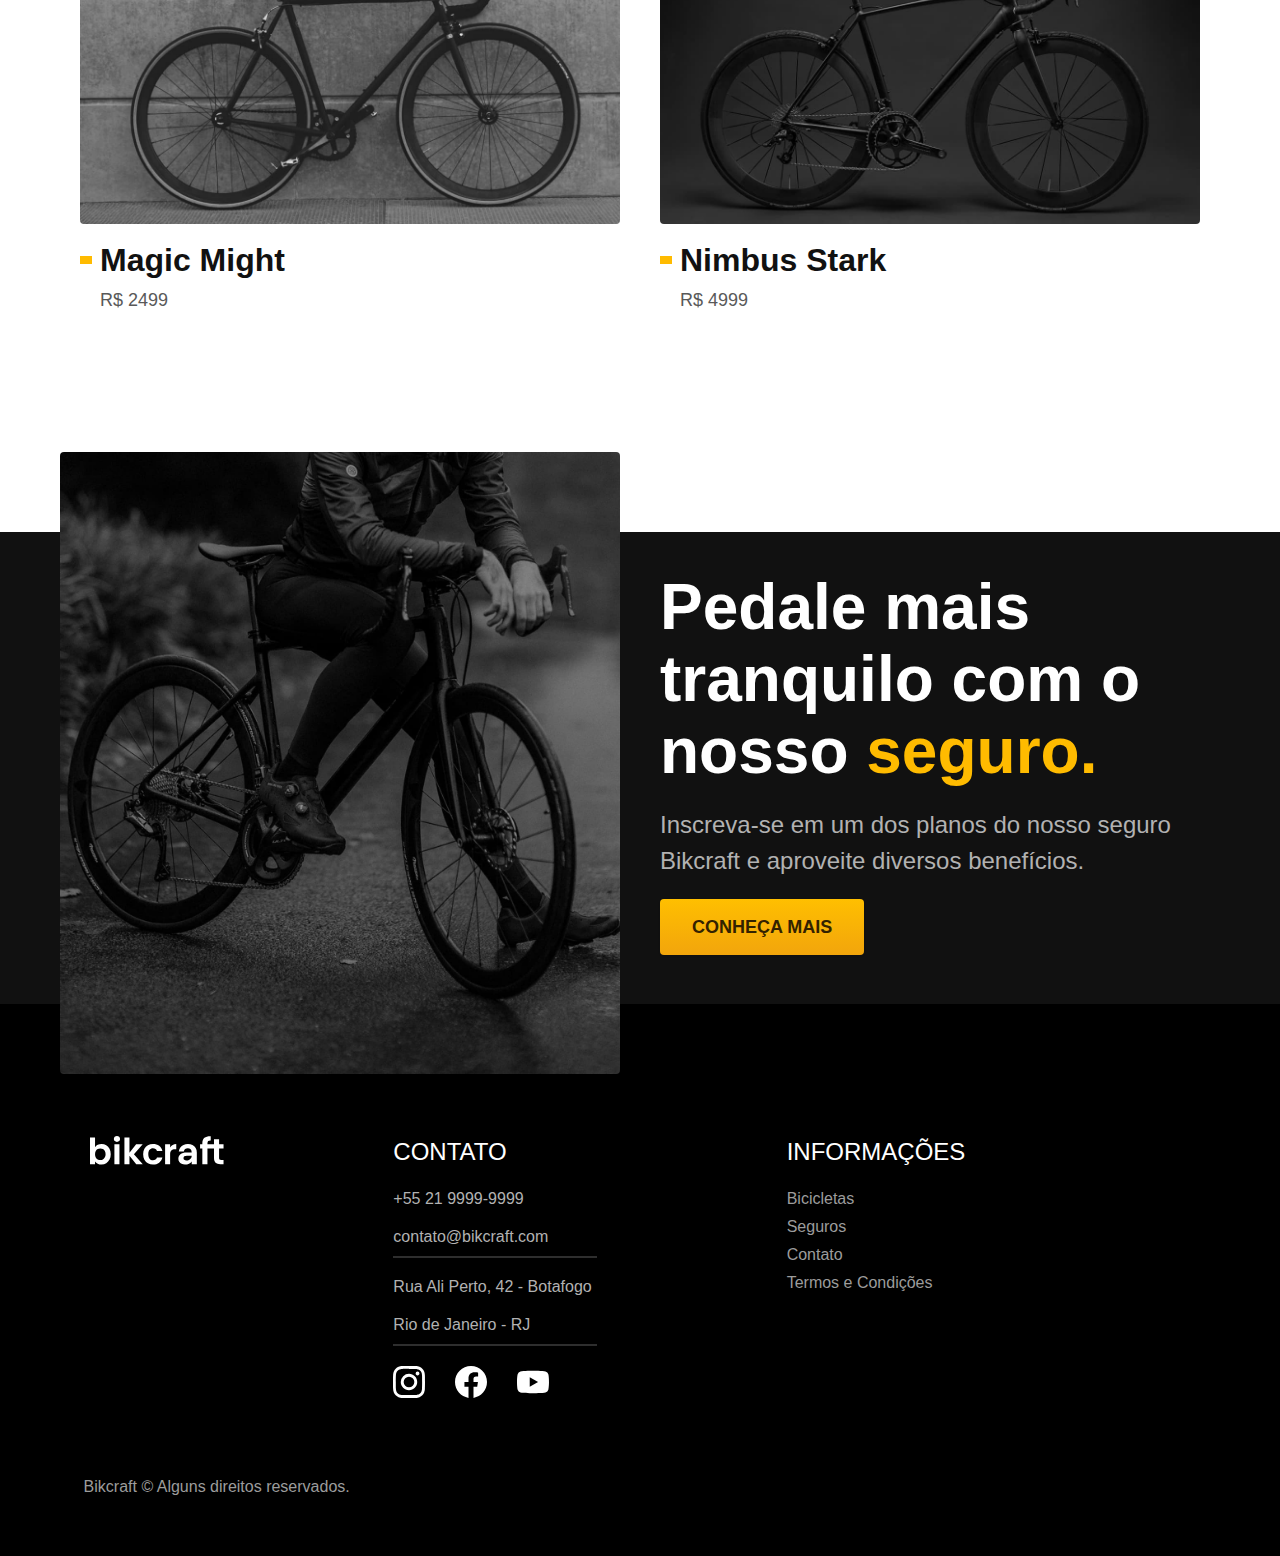
<file: nebula.html>
<!DOCTYPE html>
<html lang="pt-BR">

<head>

  <meta charset="UTF-8">
  <meta name="viewport" content="width=device-width, initial-scale=1.0">

  <meta name="description" content="Bicicletas elétricas de alta precisão e qualidade, feitas sob medida para você. Explore o mundo na sua velocidade com a Bikcraft.">

  <link rel="preload" href="/style.css" as="style">
  <link rel="stylesheet" href="/style.css">
  <title>Nebula Cosmic | Bikcraft</title>

</head>

<body>


  <header class="header-bg">
    <div class="header container">

      <a href="./"><img src="./img/bikcraft.svg" alt="Bikcraft"></a>

      <nav aria-label="primária">

        <ul class="header-menu font-1-m cor-0">

          <li><a href="./bicicletas.html">Bicicletas</a></li>

          <li><a href="./seguros.html">Seguros</a></li>

          <li><a href="./contato.html">Contatos</a></li>
        </ul>

      </nav>
    </div>
  </header>

  <div class="titulo-bg">
    <div class="titulo container">
      <p class="font-1-xl cor-5">R$ 3999</p>
      <h1 class="font-1-xxl">Nebula Cosmic<span class="p1">.</span></h1>
    </div>
  </div>

  <article class="nimbus-bg">
    <div class="nimbus container grid gap40">

      <div class="nimbus-bicicletas-fotos">
        <div>
          <img src="/img/bicicleta/nimbus3.jpg" width="1120" height="880" alt="">
        </div>
        <div id="bikes" class="grid1fr">
          <img src="/img/bicicleta/nimbus1.jpg" width="1120" height="880" alt="">
          <img src="/img/bicicleta/nimbus2.jpg" width="1120" height="880" alt="">
        </div>
      </div>

      <div class="nimbus-introducao">
        <p class="font-2-l cor-5">A Nebula Cosmic é a melhor Bikcraft já criada pela nossa equipe. Ela vem equipada com os melhores acessórios, o que garante maior velocidade.</p>
        <div class="nimbus-introducao-texto flex">

          <div>
            <a class="botao" href="./orcamento.html">COMPRAR AGORA</a>
          </div>

          <div>
            <span id="spannimbus" class="font-1-xs cor-6">
              <img src="/img/icones/entrega.svg" width="16" height="16" alt="">
              entrega em 5 dias
            </span>
            <span id="spannimbus" class="font-1-xs cor-6">
              <img src="/img/icones/estoque.svg" width="16" height="16" alt="">
              18 em estoque
            </span>
          </div>

        </div>

        <div class="nimbus-informacoes">
          <h2 id="h1" class="font-1-xs cor-0">INFORMAÇÕES</h2>
          <div class="nimbus-atributos grid">
            <div class="nimbus-atributos-item">
              <img src="/img/icones/eletrica.svg" width="32" height="32" alt="">
              <h2 class="font-1-m cor-0">Motor Elétrico</h2>
              <p class="font-2-xs cor-5">Permite você viajar distâncias inimaginaveis com a sua bike.</p>
            </div>
            <div class="nimbus-atributos-item">
              <img src="/img/icones/velocidade.svg" width="32" height="32" alt="">
              <h2 class="font-1-m cor-0">50 km/h</h2>
              <p class="font-2-xs cor-5">A mais rápida bicicleta elétrica disponível hoje no mercado.</p>
            </div>
            <div class="nimbus-atributos-item">
              <img src="/img/icones/rastreador.svg" width="32" height="32" alt="">
              <h2 class="font-1-m cor-0">Rastreador </h2>
              <p class="font-2-xs cor-5">Rastreador e sistema anti-furto para garantir o seu sossego.</p>
            </div>
            <div class="nimbus-atributos-item">
              <img src="/img/icones/carbono.svg" width="32" height="32" alt="">
              <h2 class="font-1-m cor-0">Fibra de Carbono </h2>
              <p class="font-2-xs cor-5">Maior proteção possível para a sua Bikcraft com fibra de carbono.</p>
            </div>
          </div>

        </div>
        <div class="ficha-bg">
          <h2 id="h1" class="font-1-xs cor-0">FICHA TÉCNICA</h2>
          <div class="ficha font-2-s cor-4">
            <div class="ficha-item">
              <p>Peso</p>
              <span>9 kg</span>
            </div>
            <div class="ficha-item">
              <p>Altura</p>
              <span>60 cm</span>
            </div>
            <div class="ficha-item">
              <p>Largura</p>
              <span>120 cm</span>
            </div>
            <div class="ficha-item">
              <p>Profundidade</p>
              <span>10 cm</span>
            </div>
            <div class="ficha-item">
              <p>Marchas</p>
              <span>16</span>
            </div>
            <div class="ficha-item">
              <p>Roda</p>
              <span>29</span>
            </div>
          </div>
        </div>

      </div>


    </div>

  </article>


  <article class="bicicletas-lista container">
    <h2 class="font-1-xxl container">escolha a sua<span class="p1">.</span></h2>

    <ul class="">
      <a href="/magic.html">
        <li>
          <img id="magic" src="/img/bicicletas/magic.jpg" width="1120" height="680" alt="">
          <h3 class="font-1-xl">Magic Might</h3>
          <span class="font-2-m cor-8">R$ 2499</span>
        </li>
      </a>


      <a href="/nimbus.html">
        <li>
          <img id="nebula" src="/img/bicicletas/nimbus.jpg" width="1120" height="680" alt="">
          <h3 class="font-1-xl">Nimbus Stark</h3>
          <span class="font-2-m cor-8">R$ 4999</span>
        </li>

      </a>
    </ul>


    
  </article>

  <article class="tranquilo-bg">
    <div class="tranquilo container">
      <div class="tranquilo-imagem">
        <img src="/img/fotos/seguros.jpg"  width="1360" height="1512" alt="">
      </div>
      <div class="tranquilo-texto">
        <h1 class="font-1-xxl">Pedale mais tranquilo com o nosso <span class="p1">seguro.</span>
        </h1>
        <p class="font-2-l cor-5">Inscreva-se em um dos planos do nosso seguro Bikcraft e aproveite diversos benefícios.</p>
        <a class="botao" href="/seguros.html">CONHEÇA MAIS</a>
      </div>
    </div>
  </article>


  <footer class="footer-bg">


    <footer class="footer-bg">

      <div class="footer">
        <img class="footer-imagem" src="/img/bikcraft.svg" width="136" height="32" alt="">
  
        <div class="footer-contato">
          <h3 class="font-1-l">CONTATO</h3>
          <p><a href="tel:+552199999999">+55 21 9999-9999</p></a>
          <p><a href="mailto:contato@gbikcraft.com">contato@bikcraft.com</a></p>
          <p>Rua Ali Perto, 42 - Botafogo</p>
          <p>Rio de Janeiro - RJ</p>
          <div class="footer-redes">
            <a href="https://www.instagram.com">
              <img src="/img/redes/instagram-p-branco.svg" width="32" height="32" alt="Logo instagram clicável redirecionador">
            </a>
            <a href="https://www.facebook.com">
              <img src="/img/redes/facebook-p-branco.svg" width="32" height="32" alt="Logo facebook clicável redirecionador ">
            </a>
            <a href="https://www.youtube.com">
              <img src="/img/redes/youtube-p-branco.svg" width="32" height="32" alt="Logo youtube clicável redirecionador">
            </a>
          </div>
        </div>
  
        <ul class="footer-informacoes">
          <h3 class="font-1-l">INFORMAÇÕES</h3>
          <a href="./bicicletas.html">
            <li>Bicicletas</li>
          </a>
          <a href="./seguros.html">
            <li>Seguros</li>
          </a>
          <a href="./contato.html">
            <li>Contato</li>
          </a>
          <a href="./termos.html">
            <li>Termos e Condições</li>
          </a>
        </ul>

      <footer class="container cor-6" id="footer">Bikcraft © Alguns direitos reservados.
    </div>
    </div>


  </footer>
</file>
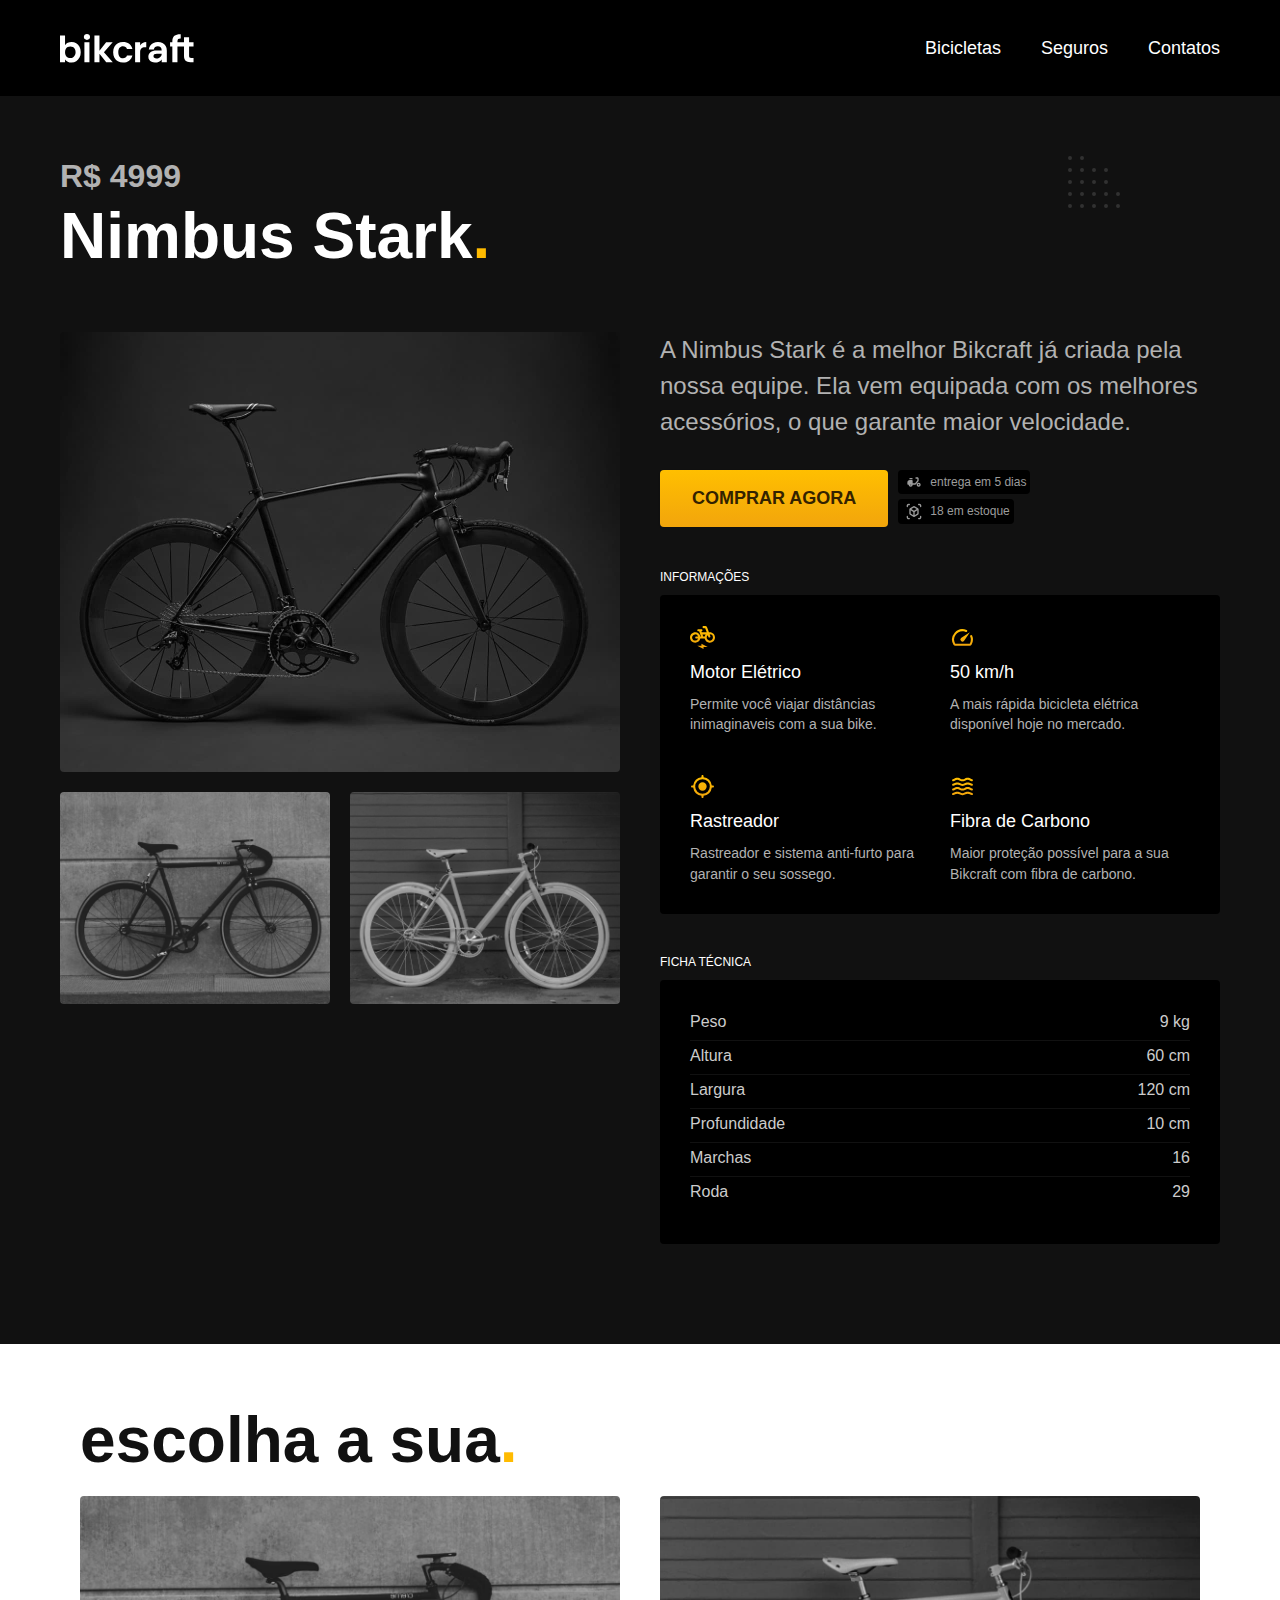
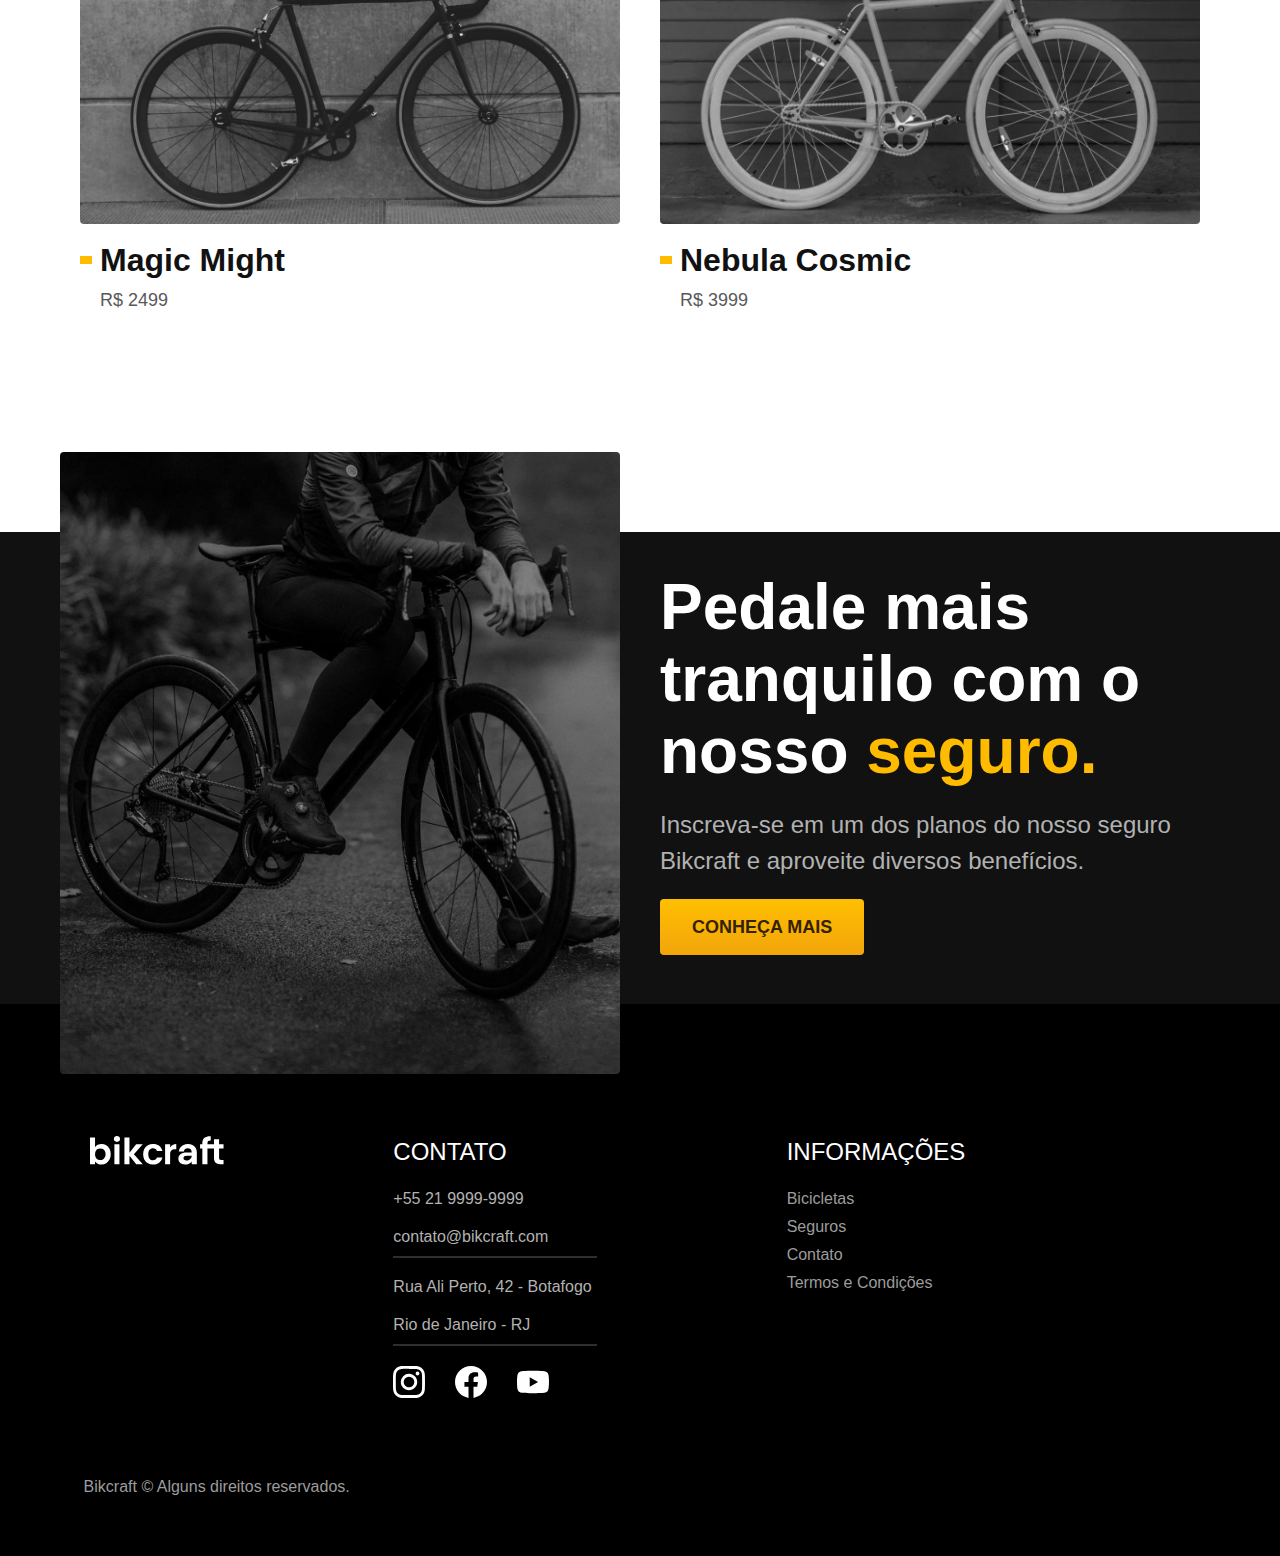
<file: nimbus.html>
<!DOCTYPE html>
<html lang="pt-BR">

<head>

  <meta charset="UTF-8">
  <meta name="viewport" content="width=device-width, initial-scale=1.0">

  <meta name="description" content="Bicicletas elétricas de alta precisão e qualidade, feitas sob medida para você. Explore o mundo na sua velocidade com a Bikcraft.">

  <link rel="preload" href="/style.css" as="style">
  <link rel="stylesheet" href="/style.css">
  <title>Nimbus Stark | Bikcraft</title>

</head>

<body>

  <header class="header-bg">
    <div class="header container">

      <a href="./"><img src="./img/bikcraft.svg" width="136" height="32" alt="Bikcraft"></a>

      <nav aria-label="primária">

        <ul class="header-menu font-1-m cor-0">

          <li><a href="./bicicletas.html">Bicicletas</a></li>

          <li><a href="./seguros.html">Seguros</a></li>

          <li><a href="./contato.html">Contatos</a></li>
        </ul>

      </nav>
    </div>
  </header>

  <div class="titulo-bg">
    <div class="titulo container">
      <p id="aer" class="font-1-xl cor-5">R$ 4999</p>
      <h1 class="font-1-xxl">Nimbus Stark<span class="p1">.</span></h1>
    </div>
  </div>

  <article class="nimbus-bg">
    <div class="nimbus container grid gap40">

      <div class="nimbus-bicicletas-fotos">
        <div>
          <img src="/img/bicicleta/nimbus1.jpg" width="1120" height="880" alt="">
        </div>
        <div id="bikes" class="grid1fr">
          <img src="/img/bicicleta/nimbus2.jpg" width="1120" height="880" alt="">
          <img src="/img/bicicleta/nimbus3.jpg" width="1120" height="880" alt="">
        </div>
      </div>

      <div class="nimbus-introducao">
        <p class="font-2-l cor-5">A Nimbus Stark é a melhor Bikcraft já criada pela nossa equipe. Ela vem equipada com os melhores acessórios, o que garante maior velocidade.</p>
        <div class="nimbus-introducao-texto flex">

          <div>
            <a class="botao" href="./orcamento.html">COMPRAR AGORA</a>
          </div>

          <div>
            <span id="spannimbus" class="font-1-xs cor-6">
              <img src="/img/icones/entrega.svg" width="16" height="16" alt="">
              entrega em 5 dias
            </span>
            <span id="spannimbus" class="font-1-xs cor-6">
              <img src="/img/icones/estoque.svg" width="16" height="16" alt="">
              18 em estoque
            </span>
          </div>

        </div>

        <div class="nimbus-informacoes">
          <h2 id="h1" class="font-1-xs cor-0">INFORMAÇÕES</h2>
          <div class="nimbus-atributos grid">
            <div class="nimbus-atributos-item">
              <img src="/img/icones/eletrica.svg" width="32" height="32" alt="">
              <h2 class="font-1-m cor-0">Motor Elétrico</h2>
              <p class="font-2-xs cor-5">Permite você viajar distâncias inimaginaveis com a sua bike.</p>
            </div>
            <div class="nimbus-atributos-item">
              <img src="/img/icones/velocidade.svg" width="32" height="32" alt="">
              <h2 class="font-1-m cor-0">50 km/h</h2>
              <p class="font-2-xs cor-5">A mais rápida bicicleta elétrica disponível hoje no mercado.</p>
            </div>
            <div class="nimbus-atributos-item">
              <img src="/img/icones/rastreador.svg" width="32" height="32" alt="">
              <h2 class="font-1-m cor-0">Rastreador </h2>
              <p class="font-2-xs cor-5">Rastreador e sistema anti-furto para garantir o seu sossego.</p>
            </div>
            <div class="nimbus-atributos-item">
              <img src="/img/icones/carbono.svg" width="32" height="32" alt="">
              <h2 class="font-1-m cor-0">Fibra de Carbono </h2>
              <p class="font-2-xs cor-5">Maior proteção possível para a sua Bikcraft com fibra de carbono.</p>
            </div>
          </div>

        </div>
        <div class="ficha-bg">
          <h2 id="h1" class="font-1-xs cor-0">FICHA TÉCNICA</h2>
          <div class="ficha font-2-s cor-4">
            <div class="ficha-item">
              <p>Peso</p>
              <span>9 kg</span>
            </div>
            <div class="ficha-item">
              <p>Altura</p>
              <span>60 cm</span>
            </div>
            <div class="ficha-item">
              <p>Largura</p>
              <span>120 cm</span>
            </div>
            <div class="ficha-item">
              <p>Profundidade</p>
              <span>10 cm</span>
            </div>
            <div class="ficha-item">
              <p>Marchas</p>
              <span>16</span>
            </div>
            <div class="ficha-item">
              <p>Roda</p>
              <span>29</span>
            </div>
          </div>
        </div>

      </div>


    </div>

  </article>


  <article class="bicicletas-lista container">
    <h2 class="font-1-xxl container">escolha a sua<span class="p1">.</span></h2>

    <ul class="">
      <a href="/magic.html">
        <li>
          <img id="magic" src="/img/bicicletas/magic.jpg" width="1120" height="680" alt="">
          <h3 class="font-1-xl">Magic Might</h3>
          <span class="font-2-m cor-8">R$ 2499</span>
        </li>
      </a>


      <a href="/nebula.html">
        <li>
          <img id="nebula" src="/img/bicicletas/nebula.jpg" width="1120" height="680" alt="">
          <h3 class="font-1-xl">Nebula Cosmic</h3>
          <span class="font-2-m cor-8">R$ 3999</span>
        </li>

      </a>
    </ul>
  </article>

  <article class="tranquilo-bg">
    <div class="tranquilo container">
      <div class="tranquilo-imagem">
        <img src="/img/fotos/seguros.jpg" width="1360" height="1512" alt="">
      </div>
      <div class="tranquilo-texto">
        <h1 class="font-1-xxl">Pedale mais tranquilo com o nosso <span class="p1">seguro.</span>
        </h1>
        <p class="font-2-l cor-5">Inscreva-se em um dos planos do nosso seguro Bikcraft e aproveite diversos benefícios.</p>
        <a class="botao" href="/seguros.html">CONHEÇA MAIS</a>
      </div>
    </div>
  </article>


  <footer class="footer-bg">

    <div class="footer">
      <img class="footer-imagem" src="/img/bikcraft.svg" width="136" height="32" alt="">

      <div class="footer-contato">
        <h3 class="font-1-l">CONTATO</h3>
        <p><a href="tel:+552199999999">+55 21 9999-9999</p></a>
        <p><a href="mailto:contato@gbikcraft.com">contato@bikcraft.com</a></p>
        <p>Rua Ali Perto, 42 - Botafogo</p>
        <p>Rio de Janeiro - RJ</p>
        <div class="footer-redes">
          <a href="https://www.instagram.com">
            <img src="/img/redes/instagram-p-branco.svg" width="32" height="32" alt="Logo instagram clicável redirecionador">
          </a>
          <a href="https://www.facebook.com">
            <img src="/img/redes/facebook-p-branco.svg" width="32" height="32" alt="Logo facebook clicável redirecionador ">
          </a>
          <a href="https://www.youtube.com">
            <img src="/img/redes/youtube-p-branco.svg" width="32" height="32" alt="Logo youtube clicável redirecionador">
          </a>
        </div>
      </div>

      <ul class="footer-informacoes">
        <h3 class="font-1-l">INFORMAÇÕES</h3>
        <a href="./bicicletas.html">
          <li>Bicicletas</li>
        </a>
        <a href="./seguros.html">
          <li>Seguros</li>
        </a>
        <a href="./contato.html">
          <li>Contato</li>
        </a>
        <a href="./termos.html">
          <li>Termos e Condições</li>
        </a>
      </ul>

      <footer class="container cor-6" id="footer">Bikcraft © Alguns direitos reservados.
    </div>
    </div>


  </footer>
</file>
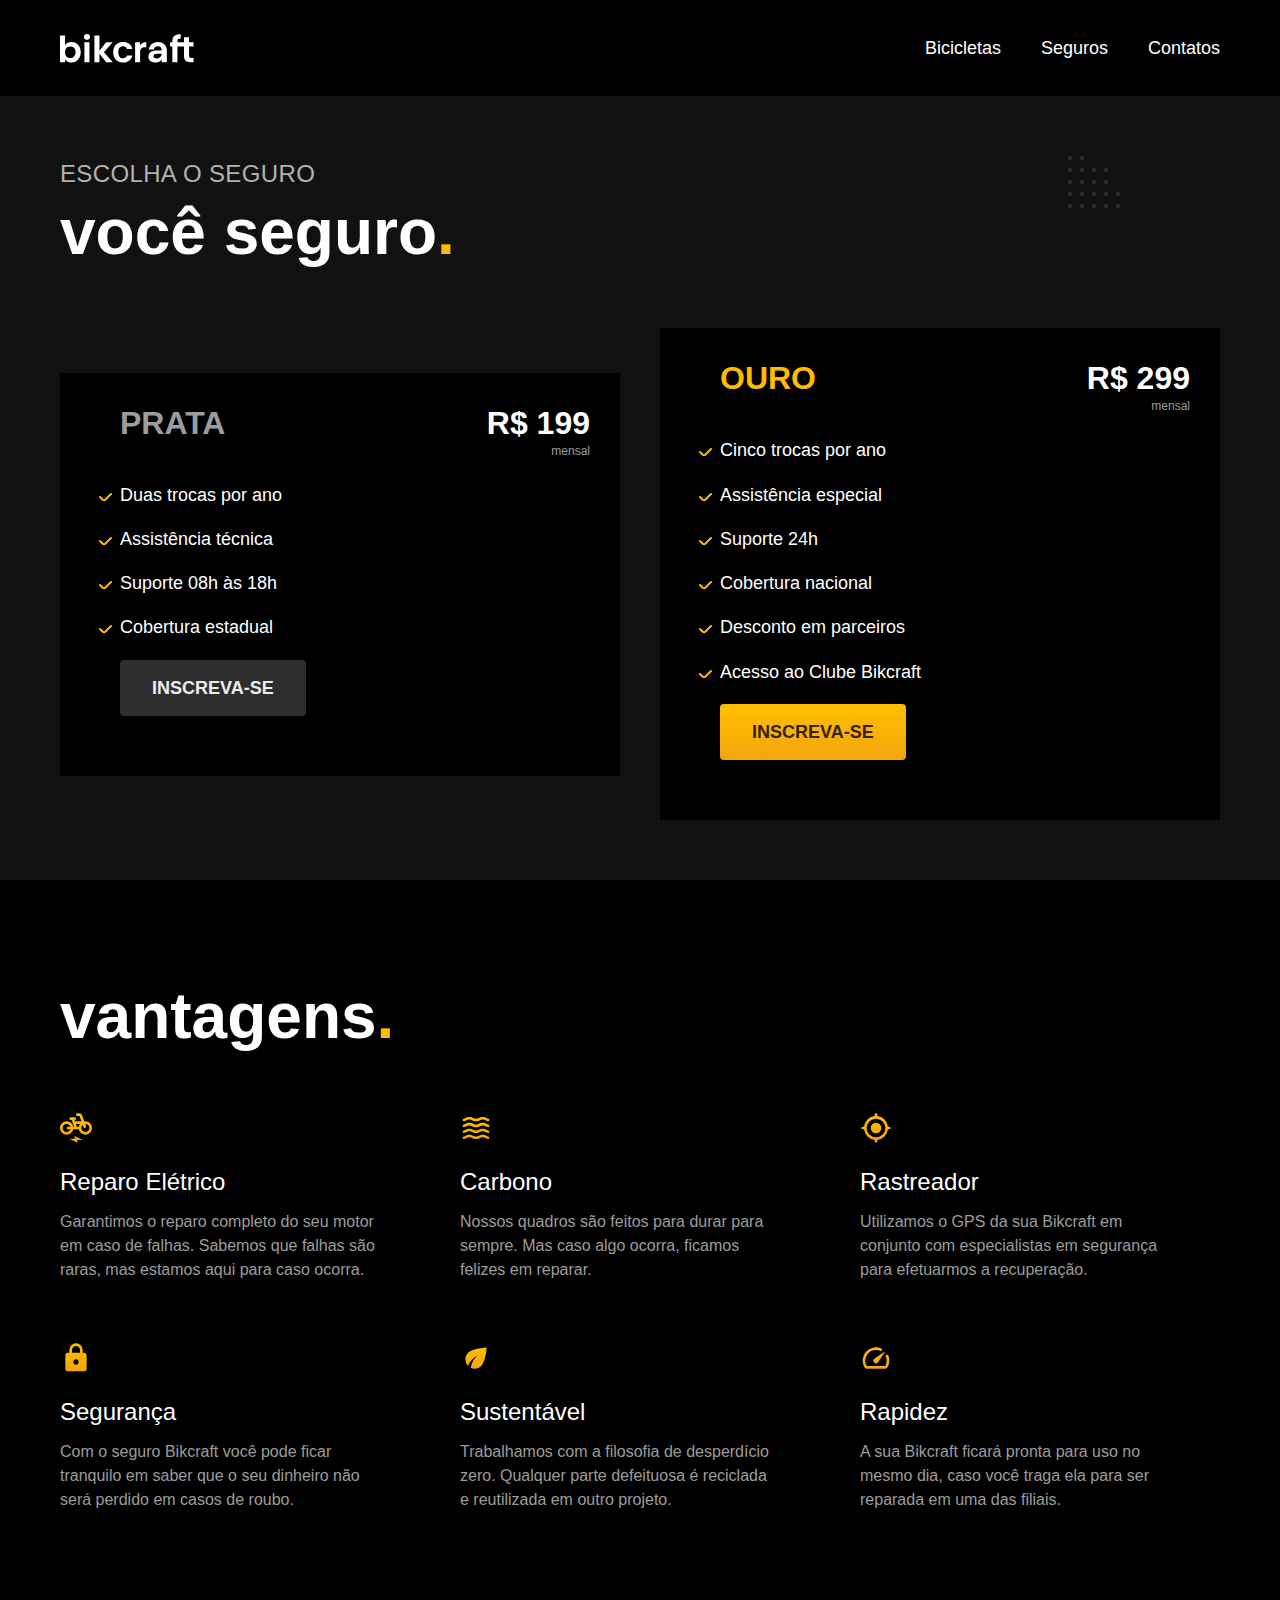
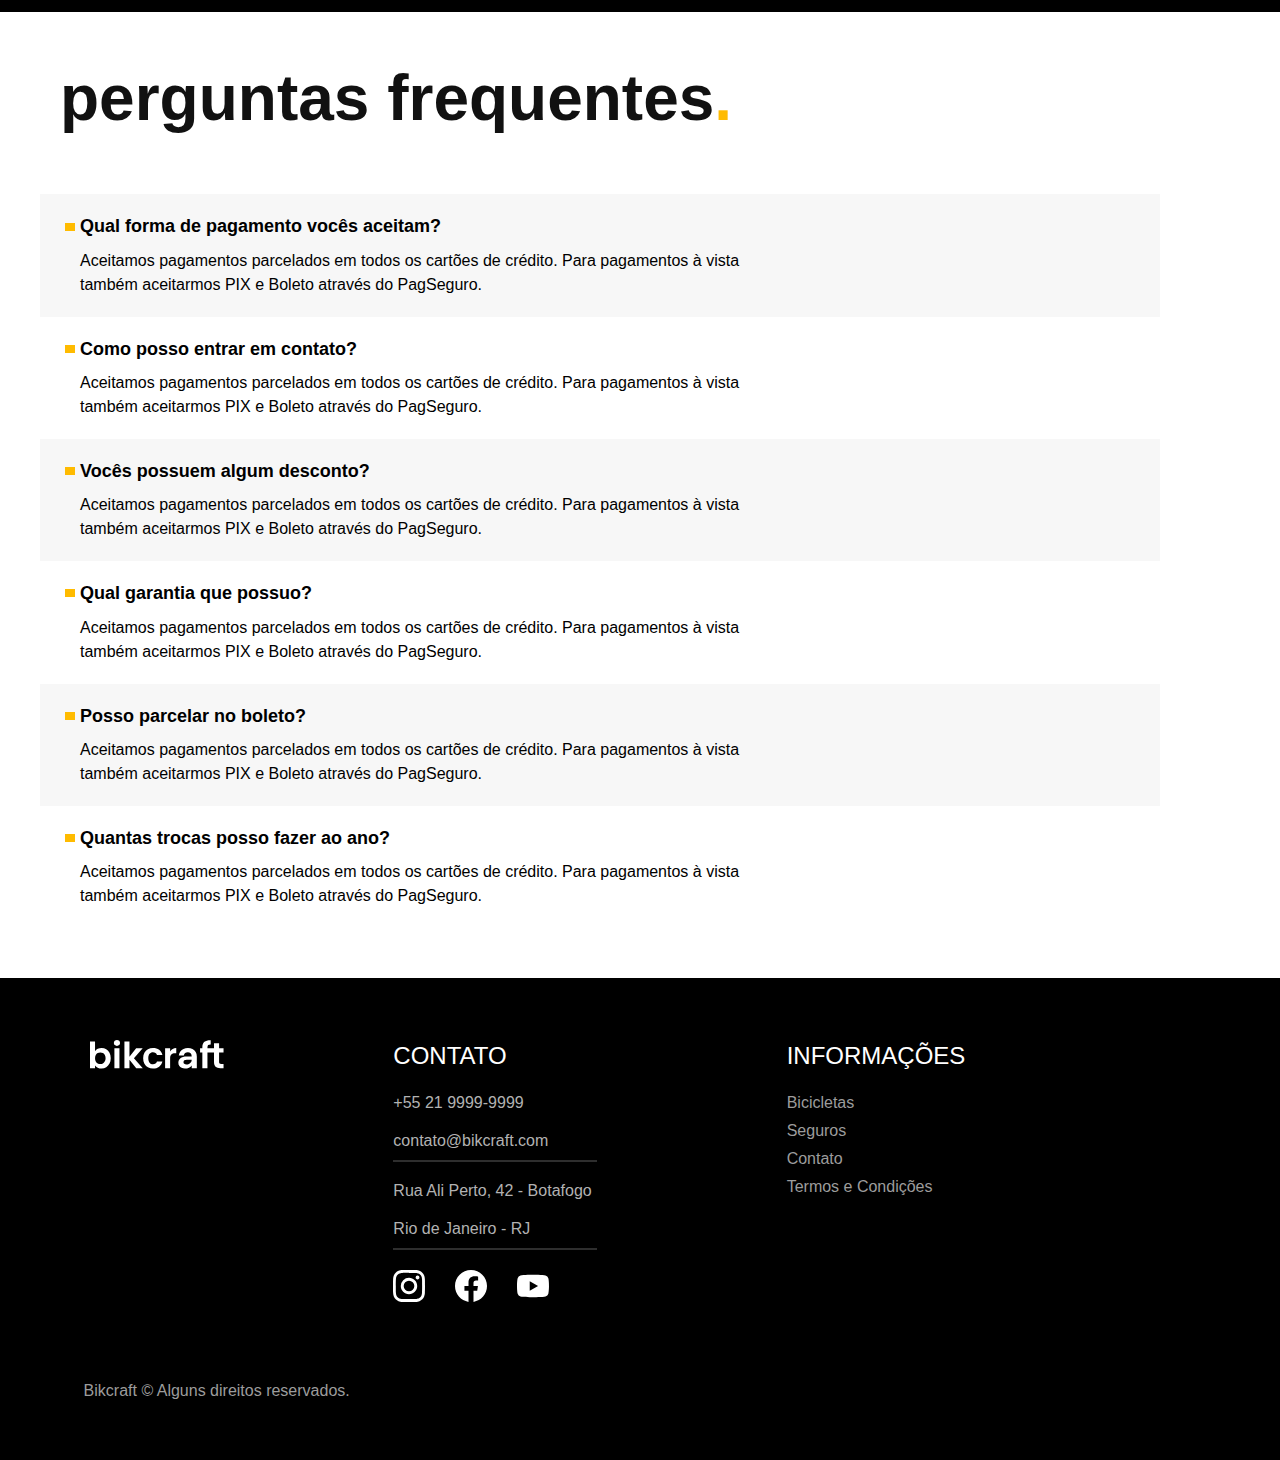
<file: seguros.html>
<!DOCTYPE html>
<html lang="pt-BR">

<head>
  <meta charset="UTF-8">
  <meta name="viewport" content="width=device-width, initial-scale=1.0">
  <meta name="description" content="Seguros Bikcraft">
  <link rel="preload" href="/style.css" as="style">
  <link rel="stylesheet" href="/style.css">
  <title>Seguros | Bikcraft</title>
</head>

<body>


  <header class="header-bg">
    <div class="header container">
      <a href="./"><img src="./img/bikcraft.svg" alt="Bikcraft"></a>
      <nav aria-label="primária">
        <ul class="header-menu font-1-m cor-0">
          <li><a href="./bicicletas.html">Bicicletas</a></li>
          <li><a href="./seguros.html">Seguros</a></li>
          <li><a href="./contato.html">Contatos</a></li>
        </ul>
      </nav>
    </div>
  </header>


  <div class="titulo-bg">
    <div class="titulo container">
      <p class="font-2-l-b cor-5">ESCOLHA O SEGURO</p>
      <h1 class="font-1-xxl">você seguro<span class="p1">.</span></h1>
    </div>
  </div>


  <article class="seguros-bg">
    <div id="seguros" class="seguros container">


      <div class="seguros-item">
        <h3 class="font-1-xl cor-6">PRATA</h3>

        <span class="font-1-xl cor-0">R$ 199 <span class="font-1-xs cor-6">mensal</span></span>


        <ul class="font-2-m cor-0">
          <li>Duas trocas por ano</li>
          <li>Assistência técnica</li>
          <li>Suporte 08h às 18h</li>
          <li>Cobertura estadual</li>
        </ul>
        <a class="botao secundario" href="./orcamento.html">Inscreva-se</a>
      </div>

      <div class="seguros-item">
        <h3 class="font-1-xl p1">OURO</h3>
        <span class="font-1-xl cor-0">R$ 299<span class="font-1-xs cor-6">mensal</span></span>
        <ul class="font-2-m cor-0">
          <li>Cinco trocas por ano</li>
          <li>Assistência especial</li>
          <li>Suporte 24h</li>
          <li>Cobertura nacional</li>
          <li>Desconto em parceiros</li>
          <li>Acesso ao Clube Bikcraft</li>
        </ul>
        <a class="botao" href="./orcamento.html">Inscreva-se</a>
      </div>
    </div>
  </article>


  <section class="vantagens-bg">
    <div class="vantagens container">
      <h1 class="font-1-xxl cor-0">vantagens<span class="p1">.</span></h1>

      <div class="vantagens-item">
        <img src="/img/icones/eletrica.svg" width="32" height="32" alt="">
        <h2 class="font-2-l">Reparo Elétrico</h2>
        <p class="font-2-s cor-6">Garantimos o reparo completo do seu motor em caso de falhas. Sabemos que falhas são raras, mas estamos aqui para caso ocorra. </p>
      </div>


      <div class="vantagens-item">

        <img src="/img/icones/carbono.svg" width="32" height="32" alt="">
        <h2 class="font-2-l">Carbono</h2>
        <p class="font-2-s cor-6">Nossos quadros são feitos para durar para sempre. Mas caso algo ocorra, ficamos felizes em reparar.</p>
      </div>
      <div class="vantagens-item">

        <img src="/img/icones/rastreador.svg" width="32" height="32" alt="">
        <h2 class="font-2-l">Rastreador</h2>
        <p class="font-2-s cor-6">Utilizamos o GPS da sua Bikcraft em conjunto com especialistas em segurança para efetuarmos a recuperação.</p>
      </div>

      <div class="vantagens-item">

        <img src="/img/icones/seguro.svg" width="32" height="32" alt="">
        <h2 class="font-2-l">Segurança</h2>
        <p class="font-2-s cor-6">Com o seguro Bikcraft você pode ficar tranquilo em saber que o seu dinheiro não será perdido em casos de roubo. </p>
      </div>


      <div class="vantagens-item">

        <img src="/img/icones/sustentavel.svg" width="32" height="32" alt="">
        <h2 class="font-2-l">Sustentável</h2>
        <p class="font-2-s cor-6">Trabalhamos com a filosofia de desperdício zero. Qualquer parte defeituosa é reciclada e reutilizada em outro projeto.
        </p>

      </div>

      <div class="vantagens-item">

        <img src="/img/icones/velocidade.svg" width="32" height="32" alt="">
        <h2 class="font-2-l">Rapidez</h2>
        <p class="font-2-s cor-6">A sua Bikcraft ficará pronta para uso no mesmo dia, caso você traga ela para ser reparada em uma das filiais.

        </p>
      </div>
    </div>
  </section>

  <div class="perguntas container">
    <h2 class="font-1-xxl container">perguntas frequentes<span class="p1">.</span></h2>


    <dl>
      <div class="perguntas-item">
        <a href="">
          <dt class="font-1-m-b">Qual forma de pagamento vocês aceitam?</dt>
        </a>
        <dd class="font-2-s cor-9">Aceitamos pagamentos parcelados em todos os cartões de crédito. Para pagamentos à vista também aceitarmos PIX e Boleto através do PagSeguro.</dd>

      </div>
      <div class="perguntas-item">
        <a href="">
          <dt class="font-1-m-b">Como posso entrar em contato?</dt>
        </a>
        <dd class="font-2-s cor-9">Aceitamos pagamentos parcelados em todos os cartões de crédito. Para pagamentos à vista também aceitarmos PIX e Boleto através do PagSeguro.</dd>
      </div>
      <div class="perguntas-item">
        <a href="">
          <dt class="font-1-m-b">Vocês possuem algum desconto?</dt>
        </a>
        <dd class="font-2-s cor-9">Aceitamos pagamentos parcelados em todos os cartões de crédito. Para pagamentos à vista também aceitarmos PIX e Boleto através do PagSeguro.</dd>
      </div>

      <div class="perguntas-item">
        <a href="">
          <dt class="font-1-m-b">Qual garantia que possuo?</dt>
        </a>
        <dd class="font-2-s cor-9">Aceitamos pagamentos parcelados em todos os cartões de crédito. Para pagamentos à vista também aceitarmos PIX e Boleto através do PagSeguro.</dd>
      </div>

      <div class="perguntas-item">
        <a href="">
          <dt class="font-1-m-b">Posso parcelar no boleto?</dt>
        </a>
        <dd class="font-2-s cor-9">Aceitamos pagamentos parcelados em todos os cartões de crédito. Para pagamentos à vista também aceitarmos PIX e Boleto através do PagSeguro.</dd>
      </div>

      <div class="perguntas-item">
        <a href="">
          <dt class="font-1-m-b">Quantas trocas posso fazer ao ano?</dt>
        </a>
        <dd class="font-2-s cor-9">Aceitamos pagamentos parcelados em todos os cartões de crédito. Para pagamentos à vista também aceitarmos PIX e Boleto através do PagSeguro.</dd>
      </div>

    </dl>



  </div>
  </section>







  <footer class="footer-bg">

    <div class="footer">
      <img class="footer-imagem" src="/img/bikcraft.svg" width="136" height="32" alt="">

      <div class="footer-contato">
        <h3 class="font-1-l">CONTATO</h3>
        <p><a href="tel:+552199999999">+55 21 9999-9999</p></a>
        <p><a href="mailto:contato@gbikcraft.com">contato@bikcraft.com</a></p>
        <p>Rua Ali Perto, 42 - Botafogo</p>
        <p>Rio de Janeiro - RJ</p>
        <div class="footer-redes">
          <a href="https://www.instagram.com">
            <img src="/img/redes/instagram-p-branco.svg" width="32" height="32" alt="Logo instagram clicável redirecionador">
          </a>
          <a href="https://www.facebook.com">
            <img src="/img/redes/facebook-p-branco.svg" width="32" height="32" alt="Logo facebook clicável redirecionador ">
          </a>
          <a href="https://www.youtube.com">
            <img src="/img/redes/youtube-p-branco.svg" width="32" height="32" alt="Logo youtube clicável redirecionador">
          </a>
        </div>
      </div>




      <ul class="footer-informacoes">
        <h3 class="font-1-l">INFORMAÇÕES</h3>
        <a href="./bicicletas.html">
          <li>Bicicletas</li>
        </a>
        <a href="./seguros.html">
          <li>Seguros</li>
        </a>
        <a href="./contato.html">
          <li>Contato</li>
        </a>
        <a href="./termos.html">
          <li>Termos e Condições</li>
        </a>
      </ul>

      <footer class="container cor-6" id="footer">Bikcraft © Alguns direitos reservados.
    </div>
    </div>


  </footer>


</body>

</html>
</file>
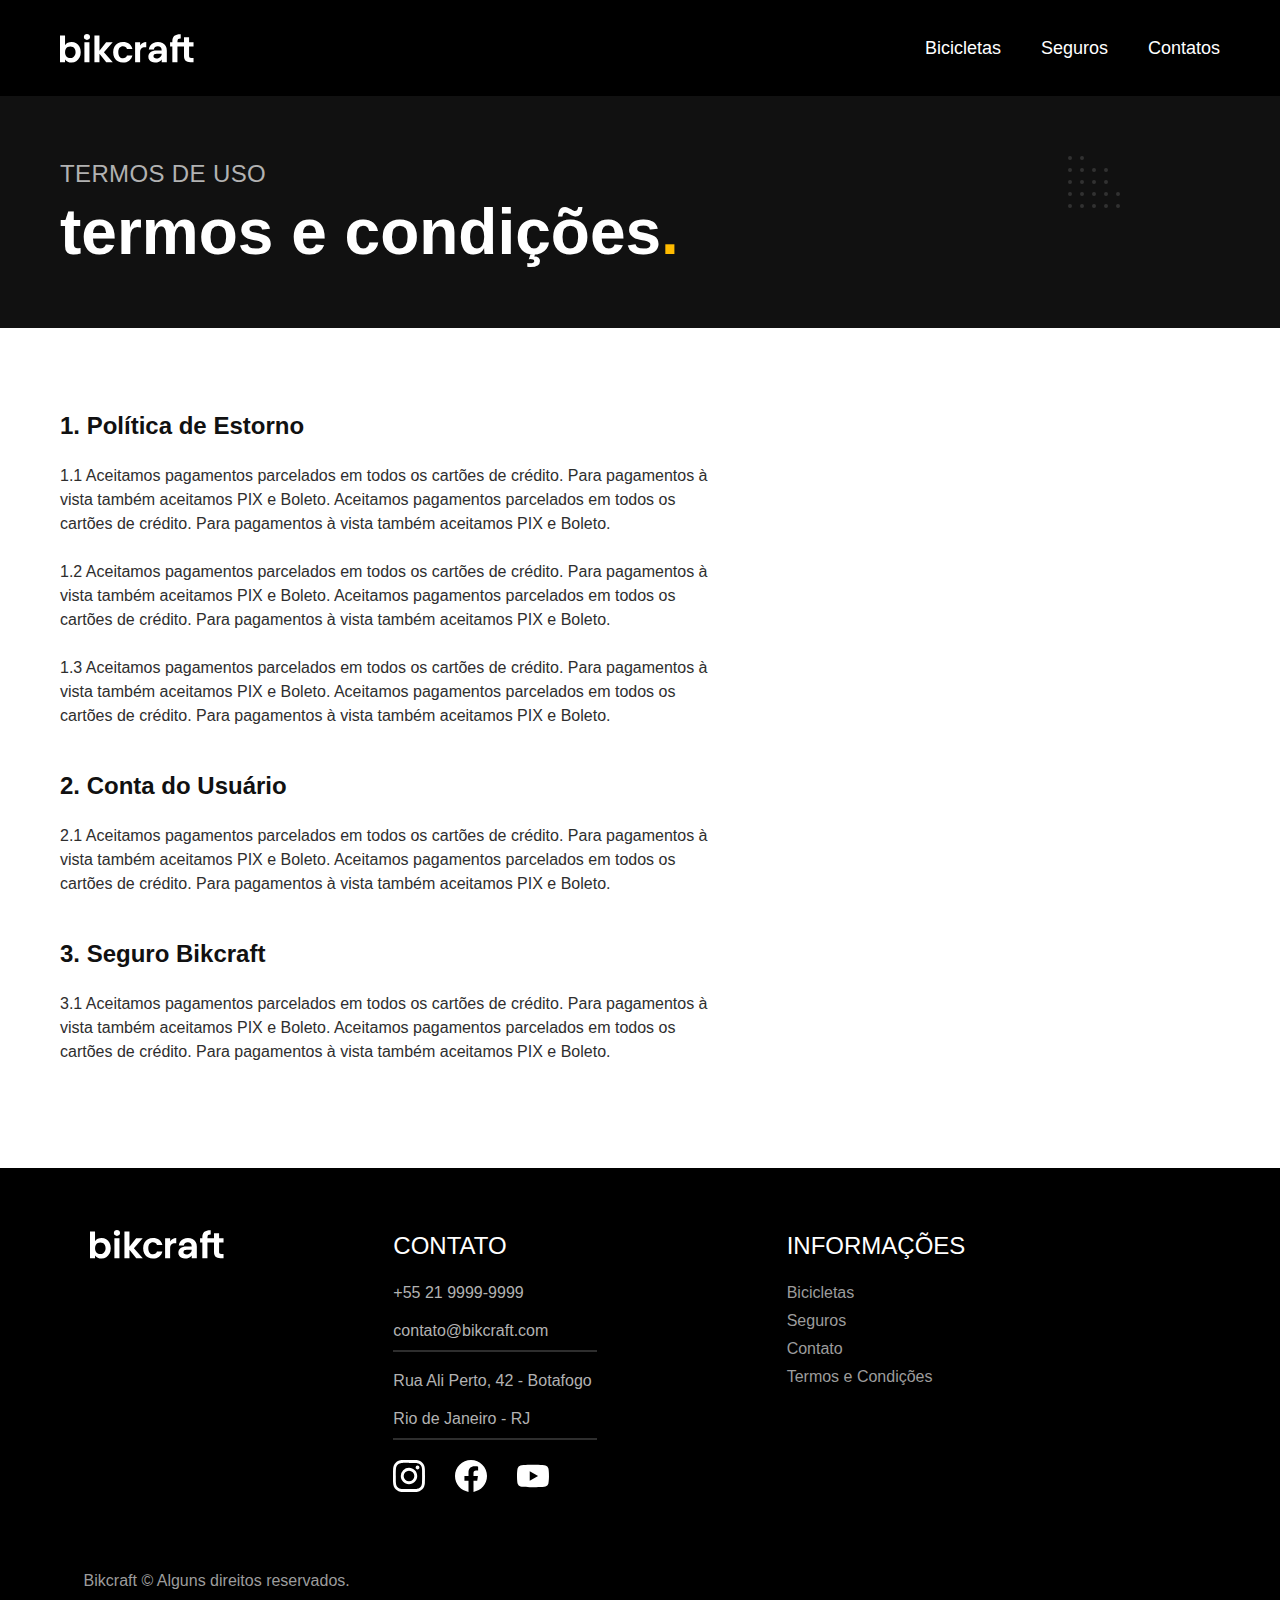
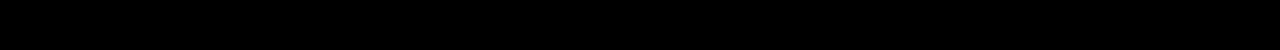
<file: termos.html>
<!DOCTYPE html>
<html lang="pt-BR">

<head>

  <meta charset="UTF-8">
  <meta name="viewport" content="width=device-width, initial-scale=1.0">

  <meta name="description" content="Bicicletas elétricas de alta precisão e qualidade, feitas sob medida para você. Explore o mundo na sua velocidade com a Bikcraft.">

  <link rel="stylesheet" href="/style.css">
  <title>Termos e Condições | Bicicletas Elétricas</title>

</head>

<body>


  <header class="header-bg">
    <div class="header container">

      <a href="./"><img src="./img/bikcraft.svg" width="136" height="32" alt="Bikcraft"></a>

      <nav aria-label="primária">

        <ul class="header-menu font-1-m cor-0">

          <li><a href="./bicicletas.html">Bicicletas</a></li>

          <li><a href="./seguros.html">Seguros</a></li>

          <li><a href="./contato.html">Contatos</a></li>
        </ul>

      </nav>
    </div>
  </header>

  <div class="titulo-bg">
    <div class="titulo container">
      <p class="font-2-l-b cor-5">TERMOS DE USO</p>
      <h1 class="font-1-xxl">termos e condições<span class="p1">.</span></h1>
    </div>
  </div>

  <div class="termos-bg">
    <div class="termos container font-2-s cor-10">

      <h3 class="font-1-l cor-11">1. Política de Estorno</h3>
      <p>1.1 Aceitamos pagamentos parcelados em todos os cartões de crédito. Para pagamentos à vista também aceitamos PIX e Boleto. Aceitamos pagamentos parcelados em todos os cartões de crédito. Para pagamentos à vista também aceitamos PIX e Boleto.</p>
      <p>1.2 Aceitamos pagamentos parcelados em todos os cartões de crédito. Para pagamentos à vista também aceitamos PIX e Boleto. Aceitamos pagamentos parcelados em todos os cartões de crédito. Para pagamentos à vista também aceitamos PIX e Boleto.
      <p>1.3 Aceitamos pagamentos parcelados em todos os cartões de crédito. Para pagamentos à vista também aceitamos PIX e Boleto. Aceitamos pagamentos parcelados em todos os cartões de crédito. Para pagamentos à vista também aceitamos PIX e Boleto.</p>

      <h3 class="font-1-l cor-11">2. Conta do Usuário</h3>
      <p>2.1 Aceitamos pagamentos parcelados em todos os cartões de crédito. Para pagamentos à vista também aceitamos PIX e Boleto. Aceitamos pagamentos parcelados em todos os cartões de crédito. Para pagamentos à vista também aceitamos PIX e Boleto.</p>

      <h3 class="font-1-l cor-11">3. Seguro Bikcraft</h3>
      <p>3.1 Aceitamos pagamentos parcelados em todos os cartões de crédito. Para pagamentos à vista também aceitamos PIX e Boleto. Aceitamos pagamentos parcelados em todos os cartões de crédito. Para pagamentos à vista também aceitamos PIX e Boleto.</p>
    </div>
  </div>

  <footer class="footer-bg">

    <div class="footer">
      <img class="footer-imagem" src="/img/bikcraft.svg" width="136" height="32" alt="">

      <div class="footer-contato">
        <h3 class="font-1-l">CONTATO</h3>
        <p><a href="tel:+552199999999">+55 21 9999-9999</p></a>
        <p><a href="mailto:contato@gbikcraft.com">contato@bikcraft.com</a></p>
        <p>Rua Ali Perto, 42 - Botafogo</p>
        <p>Rio de Janeiro - RJ</p>
        <div class="footer-redes">
          <a href="https://www.instagram.com">
            <img src="/img/redes/instagram-p-branco.svg" width="32" height="32" alt="Logo instagram clicável redirecionador">
          </a>
          <a href="https://www.facebook.com">
            <img src="/img/redes/facebook-p-branco.svg" width="32" height="32" alt="Logo facebook clicável redirecionador ">
          </a>
          <a href="https://www.youtube.com">
            <img src="/img/redes/youtube-p-branco.svg" width="32" height="32" alt="Logo youtube clicável redirecionador">
          </a>
        </div>
      </div>

      <ul class="footer-informacoes">
        <h3 class="font-1-l">INFORMAÇÕES</h3>
        <a href="./bicicletas.html">
          <li>Bicicletas</li>
        </a>
        <a href="./seguros.html">
          <li>Seguros</li>
        </a>
        <a href="./contato.html">
          <li>Contato</li>
        </a>
        <a href="./termos.html">
          <li>Termos e Condições</li>
        </a>
      </ul>

      <footer class="container cor-6" id="footer">Bikcraft © Alguns direitos reservados.
    </div>
    </div>


  </footer>
</file>
<file: style.css>
/* Global */
@import url(/projeto/global/global.css);
@import url(/projeto/global/header.css);
/*  */

/* home */
@import url(/projeto/home/introducao.css);
@import url(/projeto/home/tecnologia.css);
@import url(/projeto/home/parceiros.css);
@import url(/projeto/home/depoimento.css);
@import url(/projeto/home/seguros.css);
@import url(/projeto/home/footer.css);

/*  */

/* utilitários */
@import url(/projeto/utilidades/componentes.css);
@import url(/projeto/utilidades/tipografia.css);
@import url(/projeto/utilidades/cores.css);
/*  */

@import url(/projeto/termos/termos.css);
@import url(/projeto/bicicletas/bicicletas-lista.css);
@import url(/projeto/bicicleta/bicicletas.css);
@import url(/projeto/seguros/seguros-html.css);

@import url(/projeto/bicicletas/ngm.css);

/* contato */
@import url(/projeto/contato/formulario.css);
@import url(/projeto/contato/lojas.css);
@import url(/projeto/contato/contato.css);
/* --contato */

@import url(/projeto/orcamento/orcamento.css);
</file>
